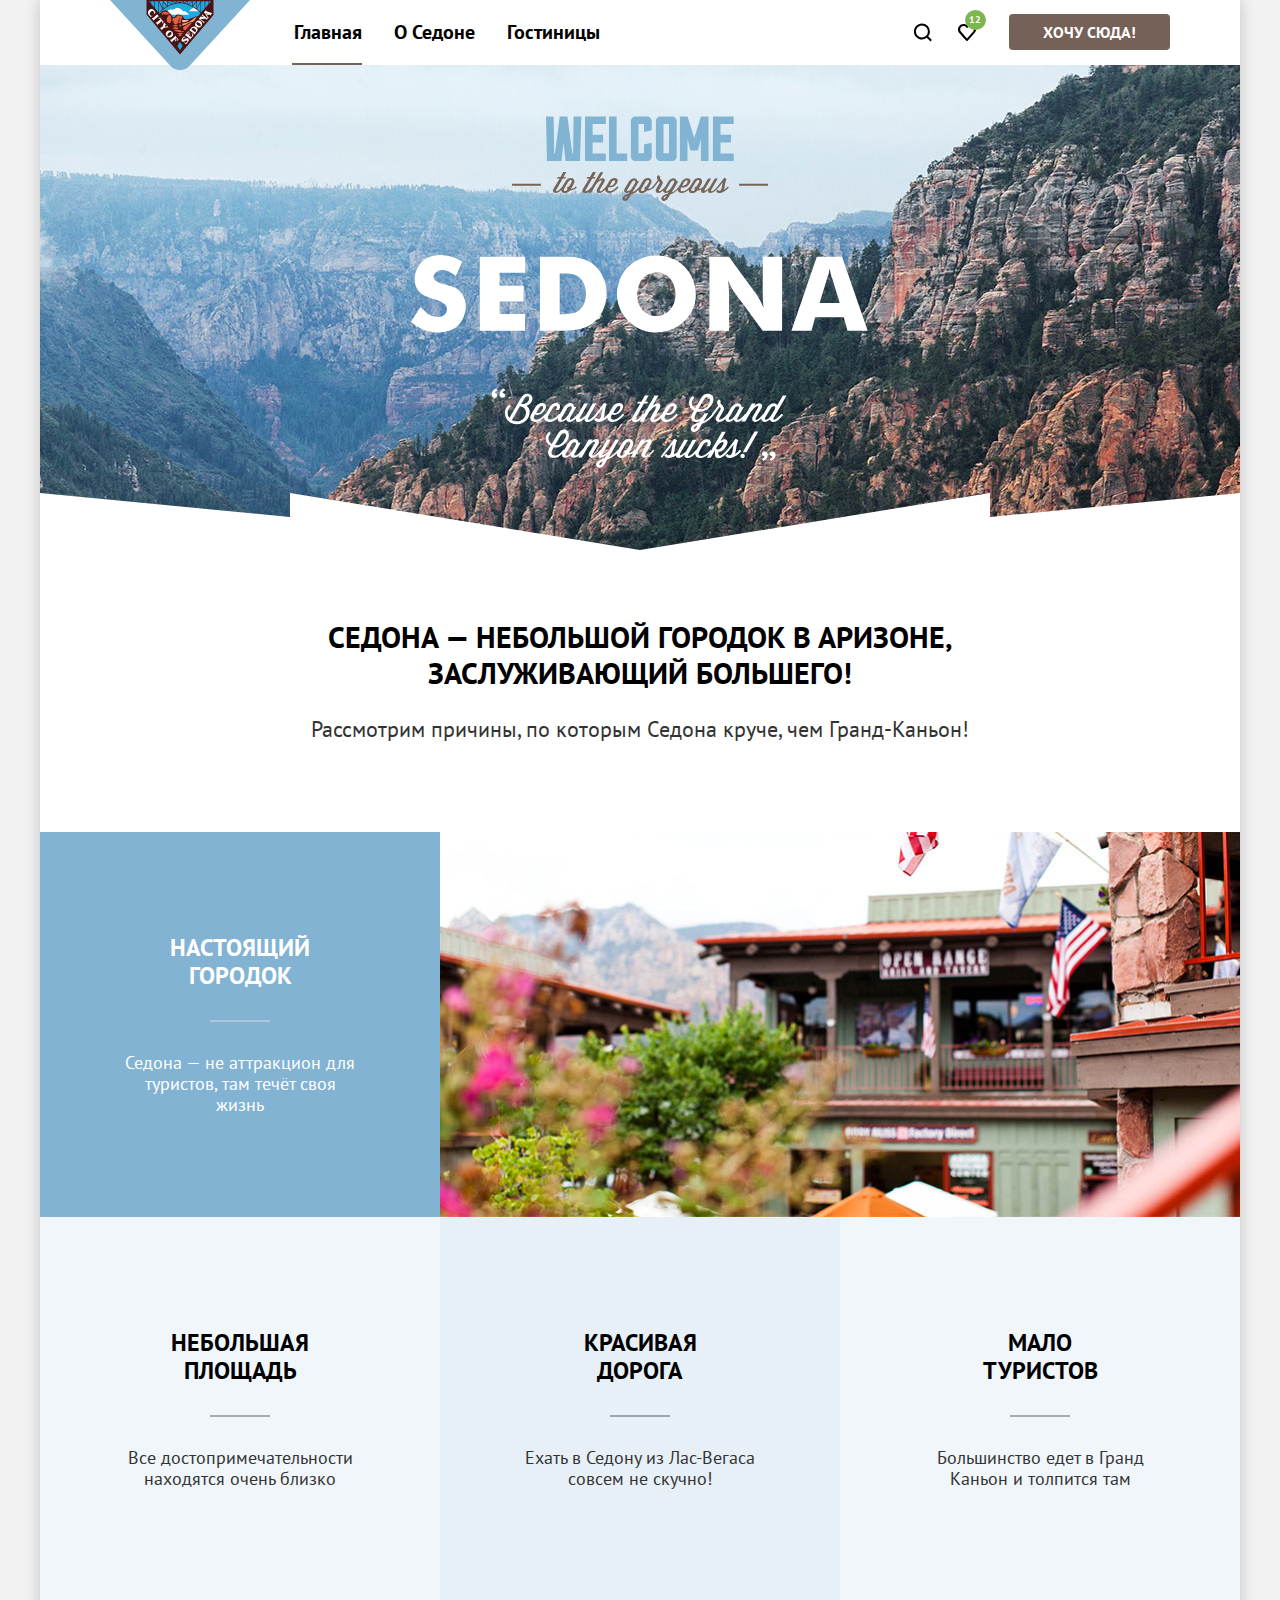
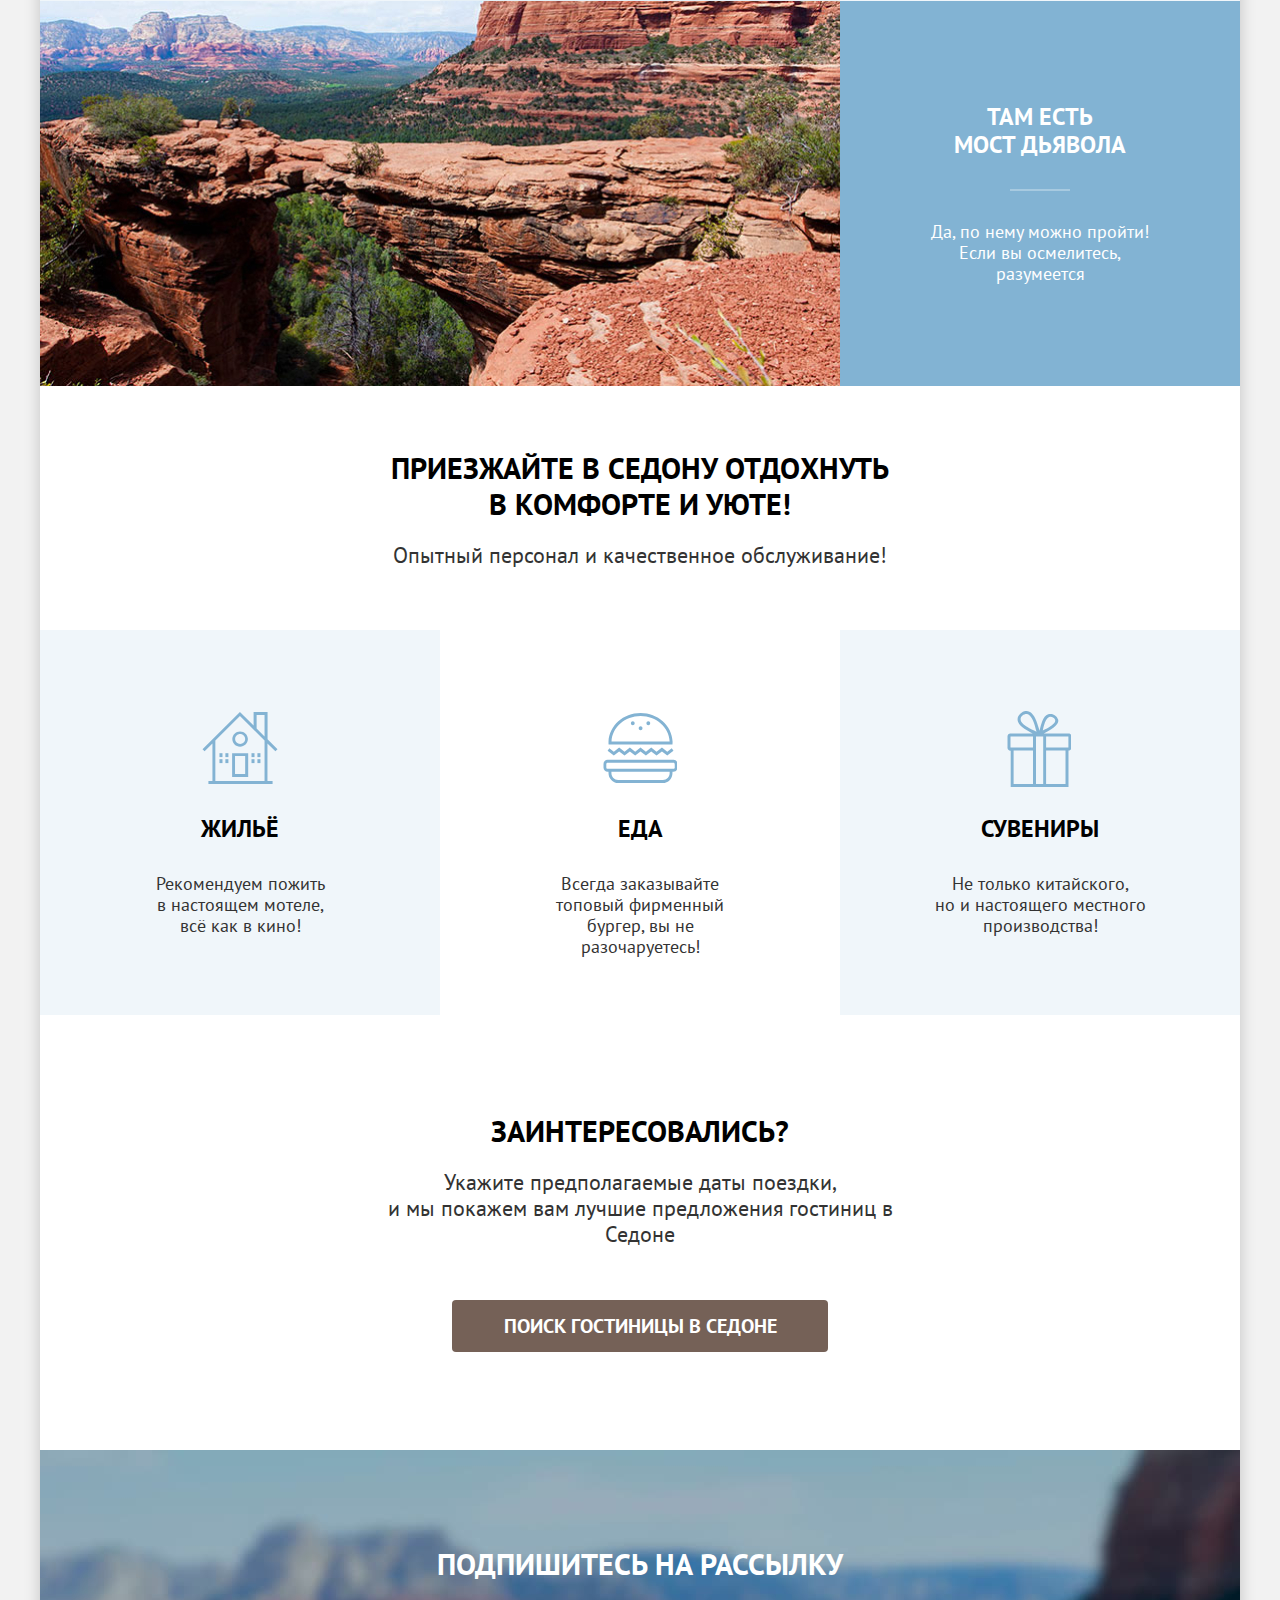
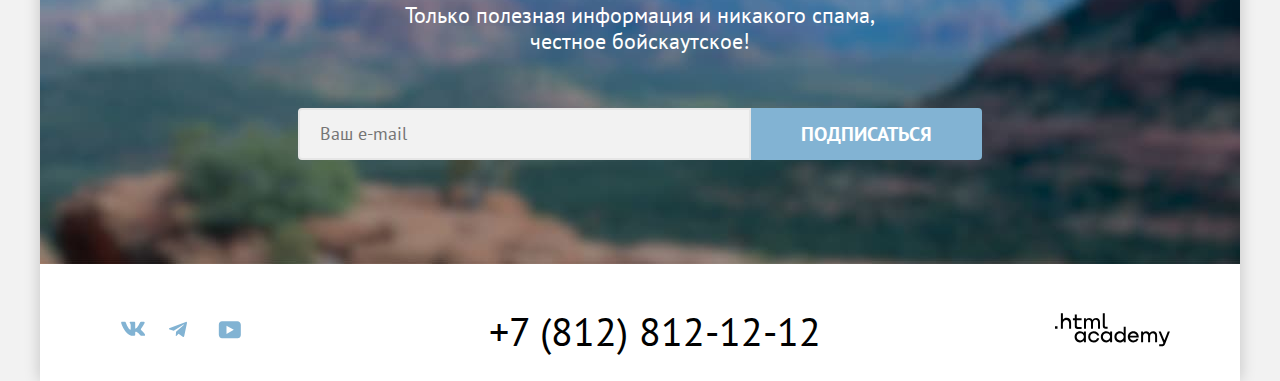
<file: index.html>
<!DOCTYPE html>
<html lang="ru">

  <head>
    <meta charset="utf-8">
    <link rel="preconnect" href="https://fonts.googleapis.com">
    <link rel="preconnect" href="https://fonts.gstatic.com" crossorigin>
    <title>HTML Academy: Седона</title>
    <link rel="icon" href="favicon.ico">
    <link rel="icon" type="image/png" href="image/favicon.png">
    <link rel="stylesheet" href="styles/styles.css">
  </head>

  <body>
    <div class="page-container">
      <header class="page-header">
        <nav class="header-navigation">
          <a class="logo">
            <img src="image/logo-sedona.svg" width="140" height="70" alt="Логотип города Седоны.">
          </a>
          <ul class="header-navigation-list">
            <li class="header-navigation-item">
              <a class="header-navigation-link header-navigation-link-current" href="index.html">Главная</a>
            </li>
            <li class="header-navigation-item">
              <a class="header-navigation-link" href="#about-sedona">О Седоне</a>
            </li>
            <li class="header-navigation-item">
              <a class="header-navigation-link" href="catalog.html">Гостиницы</a>
            </li>
          </ul>
          <ul class="header-navigation-user">
            <li class="header-navigation-item">
              <a class="header-navigation-user-link header-icon icon-search" href="#">
                <span class="visually-hidden">
                  Поиск
                </span>
              </a>
            </li>
            <li class="header-navigation-item">
              <a class="header-navigation-user-link header-icon icon-favourites" href="#">
                <span class="visually-hidden">
                  Избранное
                </span>
                <span class="favourites-number">12</span>
              </a>
            </li>
          </ul>
          <a class="header-navigation-user-link header-navigation-button brown-button" href="#">Хочу сюда!</a>
        </nav>
      </header>
      <main class="main-container">
        <section class="hero">
          <h1 class="visually-hidden">Город Седона</h1>
          <img class="hero-text welcome-text" src="image/welcome-text.svg" width="458" height="352"
            alt="Welcome to the gorgeous Sedona, because the Grand Canyon sucks!">
        </section>
        <section id="about-sedona" class="container">
          <h2 class="container-title">Седона — небольшой городок в Аризоне, заслуживающий большего!</h2>
          <p class="container-text">Рассмотрим причины, по которым Седона круче, чем Гранд-Каньон!</p>
        </section>
        <section class="advantages">
          <h2 class="visually-hidden">Преимущества</h2>
          <ul class="advantages-list">
            <li class="advantages-item advantages-item-wide">
              <div class="advantages-wrapper">
                <h3 class="advantages-title">Настоящий городок</h3>
                <p class="advantages-description">Седона — не аттракцион для туристов, там течёт своя жизнь</p>
              </div>
              <img class="advantages-image" src="image/photo-1.jpg" width="800" height="385"
                alt="Вид на ресторан в Седоне.">
            </li>
            <li class="advantages-item">
              <div class="advantages-wrapper">
                <h3 class="advantages-title">Небольшая<br> площадь</h3>
                <p class="advantages-description">Все достопримечательности находятся очень близко</p>
              </div>
            </li>
            <li class="advantages-item">
              <div class="advantages-wrapper">
                <h3 class="advantages-title">Красивая<br> дорога</h3>
                <p class="advantages-description">Ехать в Седону из Лас-Вегаса совсем не скучно!</p>
              </div>
            </li>
            <li class="advantages-item">
              <div class="advantages-wrapper">
                <h3 class="advantages-title">Мало<br> туристов</h3>
                <p class="advantages-description">Большинство едет в Гранд Каньон и толпится там</p>
              </div>
            </li>
            <li class="advantages-item advantages-item-wide advantages-item-wide-reverse">
              <div class="advantages-wrapper">
                <h3 class="advantages-title">Там есть<br> мост дьявола</h3>
                <p class="advantages-description">Да, по нему можно пройти! Если вы осмелитесь, разумеется</p>
              </div>
              <img class="advantages-image" src="image/photo-2.jpg" width="800" height="385"
                alt="Вид на мост дьявола в горах Седоны.">
            </li>
          </ul>
        </section>
        <section class="features">
          <div class="features-tagline">
            <h2 class="tagline-title">Приезжайте в Седону отдохнуть в комфорте и уюте!</h2>
            <p class="tagline-description">Опытный персонал и качественное обслуживание!</p>
          </div>
          <ul class="features-list features-icon">
            <li class="features-items">
              <div class="features-wrapper">
                <h3 class="features-title">Жильё</h3>
                <p class="features-description">Рекомендуем пожить<br> в настоящем мотеле,<br> всё как в кино!</p>
              </div>
            </li>
            <li class="features-items">
              <div class="features-wrapper">
                <h3 class="features-title">Еда</h3>
                <p class="features-description">Всегда заказывайте<br> топовый фирменный бургер, вы не разочаруетесь!
                </p>
              </div>
            </li>
            <li class="features-items">
              <div class="features-wrapper">
                <h3 class="features-title">Сувениры</h3>
                <p class="features-description">Не только китайского,<br> но и настоящего местного производства!</p>
              </div>
            </li>
          </ul>
        </section>
        <section class="hotel-search">
          <div class="search-wrapper">
            <h2 class="hotel-search-title">Заинтересовались?</h2>
            <p class="hotel-search-text">Укажите предполагаемые даты поездки,<br> и мы покажем вам лучшие предложения
              гостиниц в Седоне</p>
            <a href="catalog.html" class="hotel-search-link hotel-search-button brown-button">ПОИСК ГОСТИНИЦЫ В СЕДОНЕ
            </a>
          </div>
        </section>
        <section class="subscribe">
          <div class="subscribe-container">
            <div class="subscribe-text-wrapper">
              <h2 class="subscribe-title">Подпишитесь на рассылку</h2>
              <p class="subscribe-text">Только полезная информация и никакого спама, честное бойскаутское!</p>
            </div>
            <div class="form-wrapper">
              <form class="subscribe-form" action="https://echo.htmlacademy.ru/" method="post">
                <div class="legend">
                  <input class="form-container" type="email" name="user-email" placeholder="Ваш e-mail" required>
                  <button class="subscribe-form-button blue-button" type="submit">Подписаться</button>
                </div>
              </form>
            </div>
          </div>
        </section>
      </main>
      <footer class="page-footer">
        <div class="page-footer-container">
          <ul class="social-list">
            <li class="social-item">
              <a class="social-link" href="https://vk.com/htmlacademy">
                <span class="visually-hidden">Страница Vkontakte</span>
                <svg class="social-link-icon" xmlns="http://www.w3.org/2000/svg" width="25" height="15"
                  viewBox="0 0 24 15">
                  <path fill-rule="evenodd"
                    d="M24.12 1.8c.16-.54 0-.94-.8-.94H20.7c-.67 0-.98.34-1.15.73 0 0-1.33 3.2-3.22 5.27-.61.6-.9.8-1.23.8-.16 0-.41-.2-.41-.75v-5.1c0-.66-.19-.95-.74-.95H9.82c-.42 0-.67.3-.67.59 0 .62.95.76 1.04 2.51v3.8c0 .83-.15.98-.48.98-.9 0-3.06-3.2-4.34-6.88-.25-.72-.5-1-1.18-1H1.57c-.75 0-.9.34-.9.73 0 .68.89 4.07 4.14 8.55 2.17 3.06 5.23 4.72 8 4.72 1.68 0 1.88-.37 1.88-1v-2.32c0-.74.16-.88.7-.88.38 0 1.05.19 2.6 1.66 1.79 1.75 2.08 2.54 3.08 2.54h2.63c.75 0 1.12-.37.9-1.1-.23-.72-1.08-1.77-2.2-3.02-.62-.71-1.54-1.48-1.82-1.86-.39-.5-.28-.71 0-1.15 0 0 3.2-4.42 3.54-5.93Z"
                    clip-rule="evenodd" fill="currentColor" />
                </svg>
              </a>
            </li>
            <li class="social-item">
              <a class="social-link" href="https://t.me/htmlacademy">
                <span class="visually-hidden">Группа в Telegram</span>
                <svg class="social-link-icon" xmlns="http://www.w3.org/2000/svg" width="18" height="16"
                  viewBox="0 0 18 16">
                  <path
                    d="M16.79.96.84 7.1c-1.09.44-1.08 1.05-.2 1.32l4.1 1.28 9.47-5.98c.44-.27.85-.13.52.17l-7.68 6.93-.28 4.22c.41 0 .6-.2.83-.41l1.99-1.94 4.13 3.06c.77.42 1.31.2 1.5-.71l2.72-12.8c.28-1.1-.43-1.61-1.16-1.28Z"
                    fill="currentColor" />
                </svg>
              </a>
            </li>
            <li class="social-item">
              <a class="social-link" href="https://www.youtube.com/user/htmlacademyru">
                <span class="visually-hidden">Страница Youtube</span>
                <svg class="social-link-icon" xmlns="http://www.w3.org/2000/svg" width="23" height="18"
                  viewBox="0 0 22 18">
                  <path
                    d="M18.94.36H3.51C1.65.36.33 1.95.33 3.76v10.09c0 1.91 1.32 3.5 3.18 3.5h15.65c1.64 0 3.17-1.59 3.17-3.4V3.76c-.22-1.8-1.53-3.4-3.39-3.4ZM7.99 12.89V4.82l7.34 4.04-7.34 4.03Z"
                    fill="currentColor" />
                </svg>
              </a>
            </li>
          </ul>
          <a class="phone" href="tel:78128121212" aria-label="Подробности по телефону">+7 (812) 812-12-12</a>
          <a class="footer-logo-link" href="https://htmlacademy.ru/">
            <span class="visually-hidden">Страница HTML Academy.</span>
            <svg xmlns="http://www.w3.org/2000/svg" width="119" height="34" viewBox="0 0 115 34">
              <path
                d="M0 13.26v2.6h2.5v-2.6H0ZM11.6 4.86c-1.6 0-2.8.7-3.6 1.7h-.1V.36h-2v15.5h2v-5.3c0-2.1 1.3-3.6 3.3-3.6 1.8 0 2.9 1.4 2.9 3.2v5.7h2v-6.1c.1-3-1.8-4.9-4.5-4.9ZM26.6 5.16h-4.8v-3.7h-2v3.8h-1.9v2h1.9v6c0 1.7 1 2.7 2.7 2.7h4.1v-2h-3.7c-.7 0-1.1-.4-1.1-1.1v-5.7h4.8v-2ZM41.1 4.96c-1.6 0-2.9.8-3.5 2.1h-.1c-.6-1.2-1.8-2.1-3.4-2.1-1.4 0-2.5.8-3.1 1.8h-.1v-1.6H29v10.6h2v-5.4c0-2 1-3.5 2.6-3.5 1.5 0 2.4 1 2.4 2.6v6.3h2v-5.6c0-2.4 1.4-3.3 2.6-3.3 1.5 0 2.4 1 2.4 2.6v6.3h2v-6.5c.1-2.5-1.4-4.3-3.9-4.3ZM47.8 13.06c0 1.7 1 2.7 2.8 2.7h2v-2h-1.7c-.7 0-1.1-.4-1.1-1.1V.36h-2v12.7ZM28.9 20.06c-.9-1.1-2.2-1.8-3.9-1.8-3.1 0-5.4 2.3-5.4 5.6s2.3 5.6 5.4 5.6c1.8 0 3-.8 3.8-1.9h.1v1.6h2v-10.6h-2v1.5Zm-3.6 7.4c-2.2 0-3.6-1.6-3.6-3.6s1.4-3.6 3.6-3.6 3.6 1.6 3.6 3.6c0 1.9-1.4 3.6-3.6 3.6ZM44.2 22.36c-.5-2.4-2.6-4.1-5.4-4.1a5.4 5.4 0 0 0-5.6 5.6c0 3.1 2.2 5.6 5.6 5.6 2.8 0 4.9-1.8 5.4-4.2h-2.1a3.4 3.4 0 0 1-3.3 2.3c-2.2 0-3.6-1.6-3.6-3.6s1.4-3.6 3.6-3.6c1.6 0 2.8 1 3.3 2.2h2.1v-.2ZM55.1 20.06c-.9-1.1-2.2-1.8-3.9-1.8-3.1 0-5.4 2.3-5.4 5.6s2.3 5.6 5.4 5.6c1.8 0 3-.8 3.8-1.9h.1v1.6h2v-10.6h-2v1.5Zm-3.6 7.4c-2.2 0-3.6-1.6-3.6-3.6s1.4-3.6 3.6-3.6 3.6 1.6 3.6 3.6c0 1.9-1.5 3.6-3.6 3.6ZM68.7 20.16c-.9-1.1-2.2-1.9-3.9-1.9-3.1 0-5.4 2.3-5.4 5.6s2.2 5.6 5.4 5.6c1.7 0 3-.8 3.8-1.8h.1v1.5h2v-15.4h-2v6.4Zm-3.6 7.3c-2.2 0-3.6-1.6-3.6-3.6s1.4-3.6 3.6-3.6 3.6 1.6 3.6 3.6c-.1 2-1.5 3.6-3.6 3.6ZM78.3 18.26c-3.3 0-5.5 2.5-5.5 5.6 0 3 2.1 5.6 5.5 5.6 2.5 0 4.5-1.3 5.2-3.6h-2.1c-.5 1-1.6 1.6-3 1.6-1.9 0-3.3-1.3-3.4-2.9h8.8c.2-3.6-2-6.3-5.5-6.3Zm0 1.9c1.7 0 3 1 3.3 2.6h-6.5c.3-1.5 1.5-2.6 3.2-2.6ZM98.2 18.26c-1.6 0-2.9.8-3.6 2h-.1c-.6-1.2-1.8-2-3.4-2-1.4 0-2.5.7-3.1 1.8v-1.5h-1.9v10.6h2v-5.4c0-2 1-3.4 2.6-3.5 1.5 0 2.4 1 2.4 2.6v6.3h2v-5.6c0-2.4 1.4-3.3 2.6-3.3 1.5 0 2.4 1 2.4 2.6v6.3h2v-6.5c.1-2.6-1.4-4.4-3.9-4.4ZM109.4 27.36l-3.6-8.9h-2.2l4.8 11.6c-.3.9-.7 1.2-1.7 1.2h-2.5v2h2.5c1.8 0 2.8-.8 3.5-2.6l4.7-12.2h-2.1l-3.4 8.9Z" />
            </svg>
          </a>
        </div>
      </footer>
      <div class="modal-container">
        <div class="modal modal-search">
          <button class="modal-close-button" type="button">
            <span class="visually-hidden">Закрыть</span>
          </button>
          <section class="modal-content">
            <h2 class="modal-title">Поиск гостиницы в Седоне</h2>
            <form class="search-form" action="https://echo.htmlacademy.ru/">
              <div class="field-group">
                <label class="form-date" for="arrival-date">Дата Заезда: </label>
                <div class="date-form-wrapper">
                  <input class="date-form-field field" type="text" id="arrival-date" name="arrival-date"
                    value="27 апреля 2020" placeholder="Выберите дату заезда">
                  <span class="field-text text-error">Мы не можем отправить вас в прошлое.</span>
                </div>
              </div>
              <div class="field-group">
                <label class="form-date" for="departure-date">Дата Выезда: </label>
                <div class="date-form-wrapper">
                  <input class="date-form-field field" type="text" id="departure-date" name="departure-date"
                    value="1 сентября 2021" placeholder="Выберите дату выезда">
                  <span class="field-text">На эти даты есть свободные номера. Пока есть.</span>
                </div>
              </div>
              <div class="number-form-wrapper">
                <div class="field-group">
                  <label class="control-input-label" for="adult">Взрослые: </label>
                  <button class="input-minus" type="button">
                    <svg class="input-minus-icon" width="20" height="20" viewBox="0 0 20 20" fill="none"
                      xmlns="http://www.w3.org/2000/svg">
                      <path d="M3 9V11H17V9H3Z" fill="currentColor" />
                    </svg>
                    <span class="visually-hidden">Уменьшает количество взрослых человек.</span>
                  </button>
                  <input id="adult" class="control-input" type="number" value="2" name="adult">
                  <button class="input-plus" type="button">
                    <svg class="input-plus-icon" width="20" height="20" viewBox="0 0 20 20" fill="none"
                      xmlns="http://www.w3.org/2000/svg">
                      <path d="M17 9H11V3H9V9H3V11H9V17H11V11H17V9Z" fill="currentColor" />
                    </svg>
                    <span class="visually-hidden">Увеличивает количество взрослых человек.</span>
                  </button>
                </div>
                <div class="field-group">
                  <span class="tooltip-wrapper">
                    <label class="control-input-label input-children" for="children">Дети: </label>
                      <span class="tooltip">
                        <button class="tooltip-toggle" aria-labelledby="tooltip-label-date" type="button"></button>
                        <span class="tooltip-text" role="tooltip" id="tooltip-label-date">Укажите количество детей,
                          которые будут с вами, возраст которых от 6 до 18 лет. Дети до 6 лет размещаются
                          бесплатно.</span>
                      </span>
                  </span>
                  <button class="input-minus" type="button">
                    <svg class="input-minus-icon" width="20" height="20" viewBox="0 0 20 20" fill="none"
                      xmlns="http://www.w3.org/2000/svg">
                      <path d="M3 9V11H17V9H3Z" fill="currentColor" />
                    </svg>
                    <span class="visually-hidden">Уменьшает количество детей.</span>
                  </button>
                  <input id="children" class="control-input" type="number" value="2" name="children">
                  <button class="input-plus" type="button">
                    <svg class="input-plus-icon" width="20" height="20" viewBox="0 0 20 20" fill="none"
                      xmlns="http://www.w3.org/2000/svg">
                      <path d="M17 9H11V3H9V9H3V11H9V17H11V11H17V9Z" fill="currentColor" />
                    </svg>
                    <span class="visually-hidden">Увеличивает количество детей.</span>
                  </button>
                </div>
              </div>
              <button class="modal-search-button blue-button" type="submit">Найти
                <span class="visually-hidden">Ищет подходящие по фильтрам отели.</span>
              </button>
            </form>
          </section>
        </div>
      </div>
    </div>
  </body>

</html>
</file>
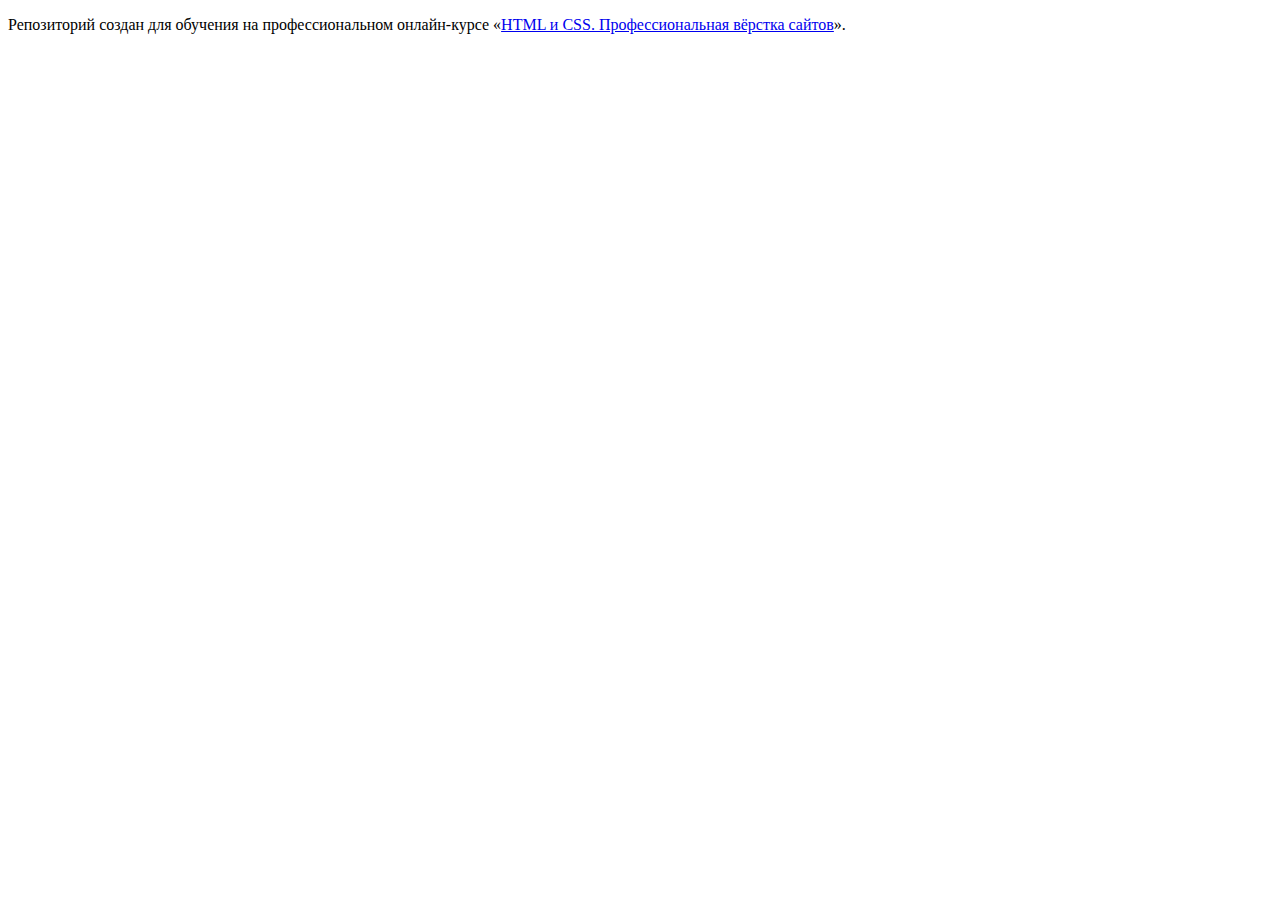
<file: 1/index.html>
<!DOCTYPE html>
<html lang="ru">
  <head>
    <meta charset="utf-8">
    <title>HTML Academy: Седона</title>
    <base href="https://htmlacademy-htmlcss.github.io/2482195-sedona-1/1/">
</head>
  <body>

    <p>Репозиторий создан для обучения на профессиональном онлайн‑курсе «<a href="https://htmlacademy.ru/intensive/htmlcss">HTML и CSS. Профессиональная вёрстка сайтов</a>».</p>

  </body>
</html>
</file>
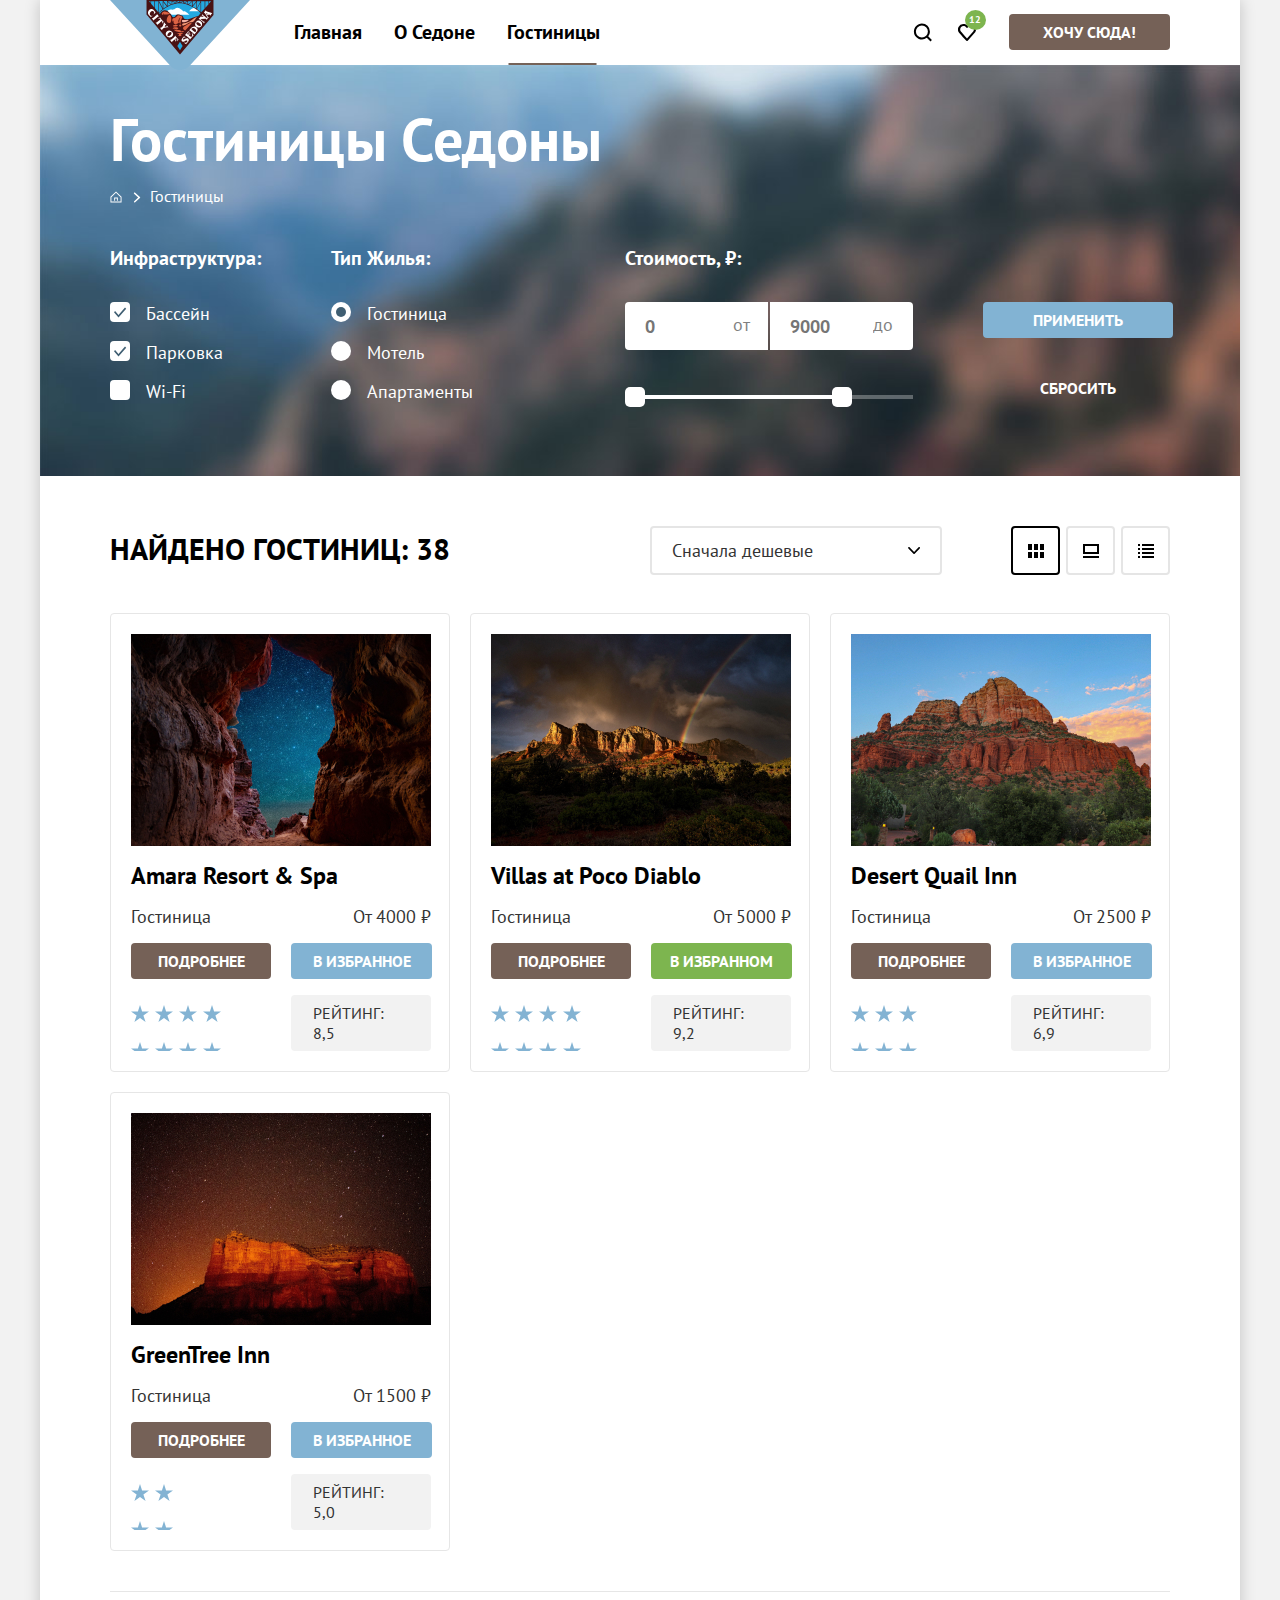
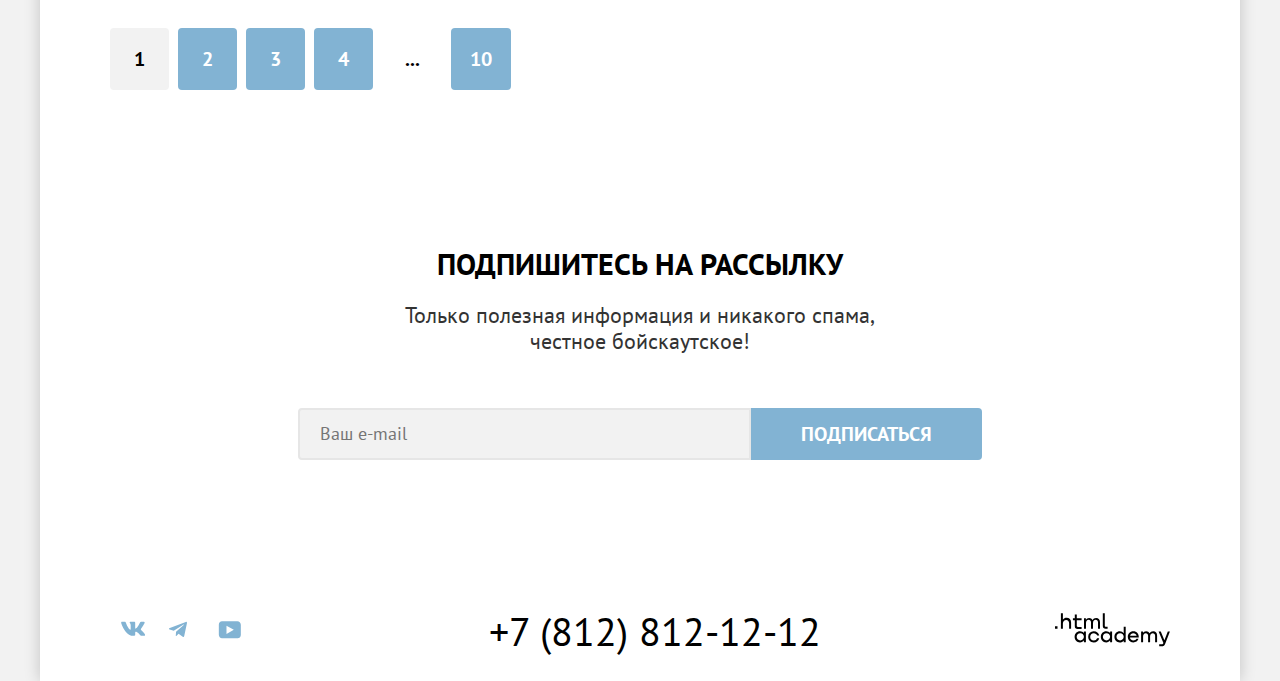
<file: catalog.html>
<!DOCTYPE html>
<html lang="ru">

  <head>
    <meta charset="utf-8">
    <link rel="preconnect" href="https://fonts.googleapis.com">
    <link rel="preconnect" href="https://fonts.gstatic.com" crossorigin>
    <title>HTML Academy: Гостиницы Седоны</title>
    <link rel="icon" href="favicon.ico">
    <link rel="icon" type="image/png" href="image/favicon.png">
    <link rel="stylesheet" href="styles/styles.css">
  </head>

  <body>
    <div class="page-container">
      <header class="page-header">
        <nav class="header-navigation">
          <a href="index.html" class="logo">
            <img src="image/logo-sedona.svg" width="140" height="70" alt="Логотип города Седоны">
          </a>
          <ul class="header-navigation-list">
            <li class="header-navigation-item">
              <a class="header-navigation-link" href="index.html">Главная</a>
            </li>
            <li class="header-navigation-item">
              <a class="header-navigation-link" href="#about-sedona">О Седоне</a>
            </li>
            <li class="header-navigation-item">
              <a class="header-navigation-link header-navigation-link-current" href="catalog.html">Гостиницы</a>
            </li>
          </ul>
          <ul class="header-navigation-user">
            <li class="header-navigation-item">
              <a class="header-navigation-user-link header-icon icon-search" href="#">
                <span class="visually-hidden">
                  Поиск
                </span>
              </a>
            </li>
            <li class="header-navigation-item">
              <a class="header-navigation-user-link header-icon icon-favourites" href="#">
                <span class="visually-hidden">
                  Избранное
                </span>
                <span class="favourites-number">12</span>
              </a>
            </li>
          </ul>
          <a class="header-navigation-user-link header-navigation-button brown-button" href="#">Хочу сюда!</a>
        </nav>
      </header>
      <main class="main-container main-inner">
        <div class="inner-header-wrapper">
          <header class="inner-header">
            <h1 class="inner-header-title">Гостиницы Седоны</h1>
            <ul class="breadcrumbs">
              <li class="breadcrumbs-item">
                <a class="breadcrumbs-item-link breadcrumbs-home-link" href="index.html">
                  <span class="visually-hidden">Ссылка на главную страницу</span>
                </a>
              </li>
              <li class="breadcrumbs-item">
                <a class="breadcrumbs-item-list" href="">Гостиницы</a>
              </li>
            </ul>
          </header>
          <section class="hotel-catalog">
            <h2 class="visually-hidden">Список гостиниц Седоны</h2>
            <form class="hotel-catalog-filter" action="https://echo.htmlacademy.ru/" method="get">
              <div class="catalog-filter-wrapper">
                <fieldset class="hotel-filter-group">
                  <legend class="filter-group-title">Инфраструктура:</legend>
                  <ul class="filter-list">
                    <li class="filter-list-item">
                      <label class="control">
                        <input class="control-input visually-hidden" type="checkbox" name="swimming-pool" checked>
                        <span class="control-tick"></span>
                        <span class="input-filter">Бассейн</span>
                      </label>
                    </li>
                    <li class="filter-list-item">
                      <label class="control">
                        <input class="control-input visually-hidden" type="checkbox" name="parking" checked>
                        <span class="control-tick"></span>
                        <span class="input-filter">Парковка</span>
                      </label>
                    </li>
                    <li class="filter-list-item">
                      <label class="control">
                        <input class="control-input visually-hidden" type="checkbox" name="wi-fi">
                        <span class="control-tick"></span>
                        <span class="input-filter">Wi-Fi</span>
                      </label>
                    </li>
                  </ul>
                </fieldset>
                <fieldset class="hotel-filter-group">
                  <legend class="filter-group-title">Тип Жилья:</legend>
                  <ul class="filter-list">
                    <li class="filter-list-item">
                      <label class="control">
                        <input class="control-input visually-hidden" type="radio" name="lodging" value="Гостиница"
                          checked>
                        <span class="control-tick"></span>
                        <span class="input-filter">Гостиница</span>
                      </label>
                    </li>
                    <li class="filter-list-item">
                      <label class="control">
                        <input class="control-input visually-hidden" type="radio" name="lodging" value="Мотель">
                        <span class="control-tick"></span>
                        <span class="input-filter">Мотель</span>
                      </label>
                    </li>
                    <li class="filter-list-item">
                      <label class="control">
                        <input class="control-input visually-hidden" type="radio" name="lodging" value="Апартаменты">
                        <span class="control-tick"></span>
                        <span class="input-filter">Апартаменты</span>
                      </label>
                    </li>
                  </ul>
                </fieldset>
                <fieldset class="hotel-filter-group">
                  <legend class="filter-group-title">Стоимость, ₽:</legend>
                  <div class="price-range">
                    <label class="price-field-label" for="range-slider-start">
                      <input id="range-slider-start" class="price-input price-input-start" type="number"
                        name="min-price" min="0" max="9000" placeholder="0">
                      <span class="field-text-label">от</span>
                    </label>
                    <label class="price-field-label" for="range-slider-end">
                      <input id="range-slider-end" class="price-input price-input-end" type="number" name="max-price"
                        min="0" max="9000" placeholder="9000">
                      <span class="field-text-label">до</span>
                    </label>
                  </div>
                  <div class="price-range-line">
                    <div class="price-range-toggle">
                      <button class="price-toggle-start" type="button">
                        <span class="visually-hidden">Начальный переключатель стоимости.</span>
                      </button>
                      <button class="price-button-end" type="button">
                        <span class="visually-hidden">Конечный переключатель стоимости.</span>
                      </button>
                    </div>
                  </div>
                </fieldset>
                <div class="form-button">
                  <button class="button form-button-blue blue-button" type="submit">Применить
                    <span class="visually-hidden">Формирует список отелей на основе заданных фильтров.</span>
                  </button>
                  <button class="button form-button-transparent" type="reset">Сбросить
                    <span class="visually-hidden">Сбрасывает заданные фильтры.</span>
                  </button>
                </div>
              </div>
            </form>
          </section>
        </div>
        <section class="hotels-found">
          <div class="hotels-found-wrapper">
            <h2 class="hotels-found-title"> Найдено гостиниц: 38</h2>
            <div class="select-control-wrapper">
              <select class="select-control" aria-label="Сортировка">
                <option value="cheap">Сначала дешевые</option>
                <option value="popular">Популярные</option>
                <option value="expensive">Дорогие</option>
              </select>
            </div>
            <div class="button-view-wrapper">
              <a class="button-view" href="#">
                <span class="visually-hidden">Табличный вид</span>
              </a>
              <a class="button-view" href="#">
                <span class="visually-hidden">Слайдшоу</span>
              </a>
              <a class="button-view" href="#">
                <span class="visually-hidden">Каталог</span>
              </a>
            </div>
          </div>
          <ul class="hotel-list">
            <li class="hotel-card">
              <a class="hotel-card-link" href="#">
                <img class="hotel-card-image" src="image/hotel-1.jpg" width="300" height="212"
                  alt="Гостиница Amara Resort & Spa">
                <h3 class="hotel-card-title">Amara Resort & Spa</h3>
              </a>
              <span class="hotel-card-text">Гостиница</span>
              <b class="hotel-price">От 4000 ₽</b>
              <a class="hotel-card-button brown-button" href="#">подробнее</a>
              <button class="card-button blue-button" type="button"><b>в избранное
                  <span class="visually-hidden">Добавляет отель в список избранных.</span>
                </b></button>
              <span class="rating-stars four-stars"></span>
              <span class="rating-total">Рейтинг: 8,5</span>
            </li>
            <li class="hotel-card">
              <a class="hotel-card-link" href="#">
                <img class="hotel-card-image" src="image/hotel-2.jpg" width="300" height="212"
                  alt="Гостиница Villas at Poco Diablo">
                <h3 class="hotel-card-title">Villas at Poco Diablo</h3>
              </a>
              <span class="hotel-card-text">Гостиница</span>
              <b class="hotel-price">От 5000 ₽</b>
              <a class="hotel-card-button brown-button" href="#">подробнее</a>
              <button class="card-button green-button" type="button">в избранном
                <span class="visually-hidden">Отель добавлен в список избранных.</span>
              </button>
              <span class="rating-stars four-stars"></span>
              <span class="rating-total">Рейтинг: 9,2</span>
            </li>
            <li class="hotel-card">
              <a class="hotel-card-link" href="#">
                <img class="hotel-card-image" src="image/hotel-3.jpg" width="300" height="212"
                  alt="Гостиница Desert Quail Inn">
                <h3 class="hotel-card-title">Desert Quail Inn</h3>
              </a>
              <span class="hotel-card-text">Гостиница</span>
              <b class="hotel-price">От 2500 ₽</b>
              <a class="hotel-card-button brown-button" href="#">подробнее</a>
              <button class="card-button blue-button" type="button">в избранное
                <span class="visually-hidden">Добавляет отель в список избранных.</span>
              </button>
              <span class="rating-stars three-stars"></span>
              <span class="rating-total">Рейтинг: 6,9</span>
            </li>
            <li class="hotel-card hotel-card-end">
              <a class="hotel-card-link" href="#">
                <img class="hotel-card-image" src="image/hotel-4.jpg" width="300" height="212"
                  alt="Гостиница GreenTree Inn">
                <h3 class="hotel-card-title">GreenTree Inn</h3>
              </a>
              <span class="hotel-card-text">Гостиница</span>
              <b class="hotel-price">От 1500 ₽</b>
              <a class="hotel-card-button brown-button" href="#">подробнее</a>
              <button class="card-button blue-button" type="button">в избранное
                <span class="visually-hidden">Добавляет отель в список избранных.</span>
              </button>
              <span class="rating-stars two-stars"></span>
              <span class="rating-total">Рейтинг: 5,0</span>
            </li>
          </ul>
        </section>
        <div class="pagination-container">
          <ol class="pagination">
            <li class="pagination-item">
              <a class="pagination-link pagination-current" href="#">1</a>
              <span class="visually-hidden">1 страница</span>
            </li>
            <li class="pagination-item">
              <a class="pagination-link" href="#">2</a>
              <span class="visually-hidden">2 страница</span>
            </li>
            <li class="pagination-item">
              <a class="pagination-link" href="#">3</a>
              <span class="visually-hidden">3 страница</span>
            </li>
            <li class="pagination-item">
              <a class="pagination-link" href="#">4</a>
              <span class="visually-hidden">4 страница</span>
            </li>
            <li class="pagination-item">
              <a class="pagination-link next-page" href="#">...</a>
              <span class="visually-hidden">Следующая страница</span>
            </li>
            <li class="pagination-item">
              <a class="pagination-link pagination-link-end" href="#">10</a>
              <span class="visually-hidden">10 страница</span>
            </li>
          </ol>
        </div>
        <section class="subscribe-inner">
          <div class="subscribe-inner-container">
            <div class="subscribe-inner-text-wrapper">
              <h2 class="subscribe-inner-title">Подпишитесь на рассылку</h2>
              <p class="subscribe-inner-text">Только полезная информация и никакого спама, честное бойскаутское!</p>
            </div>
            <form class="subscribe-form" action="https://echo.htmlacademy.ru/" method="post">
              <div class="legend">
                <input class="form-container" type="email" name="user-email" placeholder="Ваш e-mail" required>
                <button class="subscribe-form-button blue-button" type="submit">Подписаться</button>
              </div>
            </form>
          </div>
        </section>
      </main>
      <footer class="page-footer">
        <div class="page-footer-container">
          <ul class="social-list">
            <li class="social-item">
              <a class="social-link" href="https://vk.com/htmlacademy">
                <span class="visually-hidden">Vkontakte</span>
                <svg class="social-link-icon" xmlns="http://www.w3.org/2000/svg" width="25" height="15"
                  viewBox="0 0 24 15">
                  <path fill-rule="evenodd"
                    d="M24.12 1.8c.16-.54 0-.94-.8-.94H20.7c-.67 0-.98.34-1.15.73 0 0-1.33 3.2-3.22 5.27-.61.6-.9.8-1.23.8-.16 0-.41-.2-.41-.75v-5.1c0-.66-.19-.95-.74-.95H9.82c-.42 0-.67.3-.67.59 0 .62.95.76 1.04 2.51v3.8c0 .83-.15.98-.48.98-.9 0-3.06-3.2-4.34-6.88-.25-.72-.5-1-1.18-1H1.57c-.75 0-.9.34-.9.73 0 .68.89 4.07 4.14 8.55 2.17 3.06 5.23 4.72 8 4.72 1.68 0 1.88-.37 1.88-1v-2.32c0-.74.16-.88.7-.88.38 0 1.05.19 2.6 1.66 1.79 1.75 2.08 2.54 3.08 2.54h2.63c.75 0 1.12-.37.9-1.1-.23-.72-1.08-1.77-2.2-3.02-.62-.71-1.54-1.48-1.82-1.86-.39-.5-.28-.71 0-1.15 0 0 3.2-4.42 3.54-5.93Z"
                    clip-rule="evenodd" fill="currentColor" />
                </svg>
              </a>
            </li>
            <li class="social-item">
              <a class="social-link" href="https://t.me/htmlacademy">
                <span class="visually-hidden">Telegram</span>
                <svg class="social-link-icon" xmlns="http://www.w3.org/2000/svg" width="18" height="16"
                  viewBox="0 0 18 16">
                  <path
                    d="M16.79.96.84 7.1c-1.09.44-1.08 1.05-.2 1.32l4.1 1.28 9.47-5.98c.44-.27.85-.13.52.17l-7.68 6.93-.28 4.22c.41 0 .6-.2.83-.41l1.99-1.94 4.13 3.06c.77.42 1.31.2 1.5-.71l2.72-12.8c.28-1.1-.43-1.61-1.16-1.28Z"
                    fill="currentColor" />
                </svg>
              </a>
            </li>
            <li class="social-item">
              <a class="social-link" href="https://www.youtube.com/user/htmlacademyru">
                <span class="visually-hidden">Youtube</span>
                <svg class="social-link-icon" xmlns="http://www.w3.org/2000/svg" width="23" height="18"
                  viewBox="0 0 22 18">
                  <path
                    d="M18.94.36H3.51C1.65.36.33 1.95.33 3.76v10.09c0 1.91 1.32 3.5 3.18 3.5h15.65c1.64 0 3.17-1.59 3.17-3.4V3.76c-.22-1.8-1.53-3.4-3.39-3.4ZM7.99 12.89V4.82l7.34 4.04-7.34 4.03Z"
                    fill="currentColor" />
                </svg>
              </a>
            </li>
          </ul>
          <a class="phone" href="tel:78128121212" aria-label="Подробности по телефону">+7 (812) 812-12-12</a>
          <a class="footer-logo-link" href="https://htmlacademy.ru/">
            <svg xmlns="http://www.w3.org/2000/svg" width="119" height="34" viewBox="0 0 115 34">
              <path
                d="M0 13.26v2.6h2.5v-2.6H0ZM11.6 4.86c-1.6 0-2.8.7-3.6 1.7h-.1V.36h-2v15.5h2v-5.3c0-2.1 1.3-3.6 3.3-3.6 1.8 0 2.9 1.4 2.9 3.2v5.7h2v-6.1c.1-3-1.8-4.9-4.5-4.9ZM26.6 5.16h-4.8v-3.7h-2v3.8h-1.9v2h1.9v6c0 1.7 1 2.7 2.7 2.7h4.1v-2h-3.7c-.7 0-1.1-.4-1.1-1.1v-5.7h4.8v-2ZM41.1 4.96c-1.6 0-2.9.8-3.5 2.1h-.1c-.6-1.2-1.8-2.1-3.4-2.1-1.4 0-2.5.8-3.1 1.8h-.1v-1.6H29v10.6h2v-5.4c0-2 1-3.5 2.6-3.5 1.5 0 2.4 1 2.4 2.6v6.3h2v-5.6c0-2.4 1.4-3.3 2.6-3.3 1.5 0 2.4 1 2.4 2.6v6.3h2v-6.5c.1-2.5-1.4-4.3-3.9-4.3ZM47.8 13.06c0 1.7 1 2.7 2.8 2.7h2v-2h-1.7c-.7 0-1.1-.4-1.1-1.1V.36h-2v12.7ZM28.9 20.06c-.9-1.1-2.2-1.8-3.9-1.8-3.1 0-5.4 2.3-5.4 5.6s2.3 5.6 5.4 5.6c1.8 0 3-.8 3.8-1.9h.1v1.6h2v-10.6h-2v1.5Zm-3.6 7.4c-2.2 0-3.6-1.6-3.6-3.6s1.4-3.6 3.6-3.6 3.6 1.6 3.6 3.6c0 1.9-1.4 3.6-3.6 3.6ZM44.2 22.36c-.5-2.4-2.6-4.1-5.4-4.1a5.4 5.4 0 0 0-5.6 5.6c0 3.1 2.2 5.6 5.6 5.6 2.8 0 4.9-1.8 5.4-4.2h-2.1a3.4 3.4 0 0 1-3.3 2.3c-2.2 0-3.6-1.6-3.6-3.6s1.4-3.6 3.6-3.6c1.6 0 2.8 1 3.3 2.2h2.1v-.2ZM55.1 20.06c-.9-1.1-2.2-1.8-3.9-1.8-3.1 0-5.4 2.3-5.4 5.6s2.3 5.6 5.4 5.6c1.8 0 3-.8 3.8-1.9h.1v1.6h2v-10.6h-2v1.5Zm-3.6 7.4c-2.2 0-3.6-1.6-3.6-3.6s1.4-3.6 3.6-3.6 3.6 1.6 3.6 3.6c0 1.9-1.5 3.6-3.6 3.6ZM68.7 20.16c-.9-1.1-2.2-1.9-3.9-1.9-3.1 0-5.4 2.3-5.4 5.6s2.2 5.6 5.4 5.6c1.7 0 3-.8 3.8-1.8h.1v1.5h2v-15.4h-2v6.4Zm-3.6 7.3c-2.2 0-3.6-1.6-3.6-3.6s1.4-3.6 3.6-3.6 3.6 1.6 3.6 3.6c-.1 2-1.5 3.6-3.6 3.6ZM78.3 18.26c-3.3 0-5.5 2.5-5.5 5.6 0 3 2.1 5.6 5.5 5.6 2.5 0 4.5-1.3 5.2-3.6h-2.1c-.5 1-1.6 1.6-3 1.6-1.9 0-3.3-1.3-3.4-2.9h8.8c.2-3.6-2-6.3-5.5-6.3Zm0 1.9c1.7 0 3 1 3.3 2.6h-6.5c.3-1.5 1.5-2.6 3.2-2.6ZM98.2 18.26c-1.6 0-2.9.8-3.6 2h-.1c-.6-1.2-1.8-2-3.4-2-1.4 0-2.5.7-3.1 1.8v-1.5h-1.9v10.6h2v-5.4c0-2 1-3.4 2.6-3.5 1.5 0 2.4 1 2.4 2.6v6.3h2v-5.6c0-2.4 1.4-3.3 2.6-3.3 1.5 0 2.4 1 2.4 2.6v6.3h2v-6.5c.1-2.6-1.4-4.4-3.9-4.4ZM109.4 27.36l-3.6-8.9h-2.2l4.8 11.6c-.3.9-.7 1.2-1.7 1.2h-2.5v2h2.5c1.8 0 2.8-.8 3.5-2.6l4.7-12.2h-2.1l-3.4 8.9Z" />
            </svg>
          </a>
        </div>
      </footer>
      <div class="modal-container">
        <div class="modal modal-search">
          <button class="modal-close-button" type="button">
            <span class="visually-hidden">Закрыть</span>
          </button>
          <section class="modal-content">
            <h2 class="modal-title">Поиск гостиницы в Седоне</h2>
            <form class="search-form" action="https://echo.htmlacademy.ru/">
              <div class="field-group">
                <label class="form-date" for="arrival-date">Дата Заезда: </label>
                <div class="date-form-wrapper">
                  <input class="date-form-field field" type="text" id="arrival-date" name="arrival-date"
                    value="27 апреля 2020" placeholder="Выберите дату заезда">
                  <span class="field-text text-error">Мы не можем отправить вас в прошлое.</span>
                </div>
              </div>
              <div class="field-group">
                <label class="form-date" for="departure-date">Дата Выезда: </label>
                <div class="date-form-wrapper">
                  <input class="date-form-field field" type="text" id="departure-date" name="departure-date"
                    value="1 сентября 2021" placeholder="Выберите дату выезда">
                  <span class="field-text">На эти даты есть свободные номера. Пока есть.</span>
                </div>
              </div>
              <div class="number-form-wrapper">
                <div class="field-group">
                  <label class="control-input-label" for="adult">Взрослые: </label>
                  <button class="input-minus" type="button">
                    <svg class="input-minus-icon" width="20" height="20" viewBox="0 0 20 20" fill="none"
                      xmlns="http://www.w3.org/2000/svg">
                      <path d="M3 9V11H17V9H3Z" fill="currentColor" />
                    </svg>
                    <span class="visually-hidden">Уменьшает количество взрослых человек.</span>
                  </button>
                  <input id="adult" class="control-input" type="number" value="2" name="adult">
                  <button class="input-plus" type="button">
                    <svg class="input-plus-icon" width="20" height="20" viewBox="0 0 20 20" fill="none"
                      xmlns="http://www.w3.org/2000/svg">
                      <path d="M17 9H11V3H9V9H3V11H9V17H11V11H17V9Z" fill="currentColor" />
                    </svg>
                    <span class="visually-hidden">Увеличивает количество взрослых человек.</span>
                  </button>
                </div>
                <div class="field-group">
                  <span class="tooltip-wrapper">
                    <label class="control-input-label input-children" for="children">Дети: </label>
                      <span class="tooltip">
                        <button class="tooltip-toggle" aria-labelledby="tooltip-label-date" type="button"></button>
                        <span class="tooltip-text" role="tooltip" id="tooltip-label-date">Укажите количество детей,
                          которые будут с вами, возраст которых от 6 до 18 лет. Дети до 6 лет размещаются
                          бесплатно.</span>
                      </span>
                  </span>
                  <button class="input-minus" type="button">
                    <svg class="input-minus-icon" width="20" height="20" viewBox="0 0 20 20" fill="none"
                      xmlns="http://www.w3.org/2000/svg">
                      <path d="M3 9V11H17V9H3Z" fill="currentColor" />
                    </svg>
                    <span class="visually-hidden">Уменьшает количество детей.</span>
                  </button>
                  <input id="children" class="control-input" type="number" value="2" name="children">
                  <button class="input-plus" type="button">
                    <svg class="input-plus-icon" width="20" height="20" viewBox="0 0 20 20" fill="none"
                      xmlns="http://www.w3.org/2000/svg">
                      <path d="M17 9H11V3H9V9H3V11H9V17H11V11H17V9Z" fill="currentColor" />
                    </svg>
                    <span class="visually-hidden">Увеличивает количество детей.</span>
                  </button>
                </div>
              </div>
              <button class="modal-search-button blue-button" type="submit">Найти
                <span class="visually-hidden">Ищет подходящие по фильтрам отели.</span>
              </button>
            </form>
          </section>
        </div>
      </div>
    </div>
  </body>

</html>
</file>
<file: styles/styles.css>
@font-face {
  font-family: "PT Sans";
  font-style: normal;
  font-weight: 400;
  src: url("../fonts/ptsans-400.woff2") format("woff2");
  font-display: swap;
}

@font-face {
  font-family: "PT Sans";
  font-style: normal;
  font-weight: 700;
  src: url("../fonts/ptsans-700.woff2") format("woff2");
  font-display: swap;
}

html {
  height: 100%;
  margin: 0;
  padding: 0;
}

body {
  font-family: "PT Sans", sans-serif;
  font-size: 18px;
  line-height: 21px;
  color: #000000;
  background-color: #F2F2F2;
  margin: 0;
  padding: 0;
  height: 100%;
  min-width: 1200px;
}

.visually-hidden {
  position: absolute;
  width: 1px;
  height: 1px;
  margin: -1px;
  padding: 0;
  border: 0;
  clip: rect(0 0 0 0);
  overflow: hidden;
}

.page-container {
  width: 1200px;
  margin: 0 auto;
  display: flex;
  flex-direction: column;
  background-color: #ffffff;
  min-height: 100%;
  box-shadow: 0 0 15px 0 rgba(0, 0, 0, 0.2);
}

.page-header {
  color: #000000;
  background-color: #ffffff;
}

.header-navigation {
  display: flex;
  flex-wrap: nowrap;
  width: 1060px;
  padding-left: 70px;
  padding-right: 70px;
  position: relative;
}

.header-navigation-list {
  display: flex;
  flex-wrap: wrap;
  width: 500px;
  padding: 0;
  margin: 0;
  margin-left: 168px;
  margin-right: auto;
  list-style-type: none;
}

.header-navigation-link {
  display: block;
  padding: 20px 16px;
  font-family: "PT Sans", sans-serif;
  font-style: normal;
  font-weight: 700;
  font-size: 20px;
  line-height: 24px;
  text-align: center;
  color: #000000;
  background-color: #ffffff;
  text-decoration: none;
}

.header-navigation-link:hover,
.header-navigation-link:focus,
.header-navigation-link:active {
  color: #756157;
}

.header-navigation-link-current::after {
  content: "";
  width: 70%;
  position: absolute;
  left: 0;
  bottom: 0;
  -webkit-transform: translateX(20%);
          transform: translateX(20%);
  border-bottom: 2px solid #756257;
}

.brown-button:hover,
.brown-button:focus {
  background-color: #615048;
}

.brown-button:active {
  color: rgba(255, 255, 255, 0.3);
  background-color: #756157;
}

.blue-button {
  font-weight: 700;
  font-family: inherit;
  text-transform: uppercase;
  text-decoration: none;
  text-align: center;
  border: none;
  cursor: pointer;
  color: #ffffff;
  background-color: #82B3D3;
  height: -webkit-fit-content;
  height: -moz-fit-content;
  height: fit-content;
}

.blue-button:hover,
.blue-button:focus {
  background-color: #68A2CA;
}

.blue-button:active {
  color: rgba(255, 255, 255, 0.3);
  background-color: #82B3D3;
}

.blue-button:disabled,
.green-button:disabled,
.button:disabled {
  color: #FFFFFF;
  background-color: #E5E5E5;
}

.header-navigation-link:active {
  opacity: 30%;
}

.header-navigation-list,
.header-navigation-item,
.header-navigation-user {
  position: relative;
}

.header-navigation-item {
  max-width: 125px;
}

.header-navigation-user {
  display: flex;
  flex-wrap: wrap;
  max-width: 100px;
  padding: 0;
  margin: 0;
  list-style-type: none;
  text-transform: uppercase;
}

.header-navigation-user-link {
  display: block;
  padding-top: 8px;
  padding-bottom: 8px;
  font-family: "PT Sans", sans-serif;
  font-style: normal;
  font-weight: 700;
  font-size: 16px;
  line-height: 20px;
  color: #000000;
  background-color: #ffffff;
  text-decoration: none;
}

.header-navigation-user-link,
.header-navigation-link {
  min-width: 18px;
}

.header-icon {
  padding-top: 25px;
  padding-bottom: 20px;
}

.icon-search {
  display: block;
  background-color: #ffffff;
  background-image: url("../image/icon-search.svg");
  width: 20px;
  height: 20px;
  background-position: 50% 50%;
  background-repeat: no-repeat;
  margin-right: 25px;
}

.icon-search:hover,
.icon-favourites:hover,
.icon-search:focus,
.icon-favourites:focus {
  color: #756157;
  opacity: 30%;
}

.icon-favourites {
  display: block;
  background-color: #ffffff;
  background-image: url("../image/icon-heart.svg");
  width: 20px;
  height: 20px;
  background-position: 50% 50%;
  background-repeat: no-repeat;
  margin-right: 32px;
}

.favourites-number {
  position: absolute;
  display: flex;
  align-items: center;
  justify-content: center;
  font-size: 10px;
  line-height: 10px;
  color: #ffffff;
  background-color: #7DB54F;
  border-radius: 50%;
  padding: 5px 5px 5px 4px;
  left: 8px;
  top: 10px;
}

.header-navigation-button {
  font-family: inherit;
  font-weight: 700;
  font-size: 16px;
  line-height: 20px;
  max-width: 160px;
  padding: 8px 34px;
  margin-top: 14px;
  color: #FFFFFF;
  background-color: #756157;
}

.logo {
  display: block;
  position: absolute;
  top: 0;
  margin-right: 28px;
  -o-object-fit: contain;
  object-fit: contain;
  z-index: 1;
}

.logo:hover {
  opacity: 30%;
  cursor: pointer;
}

.main-container {
  flex-grow: 1;
}

.hero {
  color: #000000;
  padding-top: 51px;
  padding-bottom: 78px;
  position: relative;
  background-color: rgba(131, 179, 211, 0.5);
  background-image: url("../image/index-background.jpg");
  background-size: cover;
  background-repeat: no-repeat;
  -o-object-fit: contain;
  object-fit: contain;
}

.hero::after {
  position: absolute;
  width: 100%;
  height: 57px;
  left: 0;
  bottom: 0;
  z-index: 1;
  content: url("../image/divider.svg");
}

.welcome-text {
  width: 458px;
  height: 352px;
  margin-left: 371px;
  margin-right: 371px;
}

.container {
  box-sizing: border-box;
  text-align: center;
  margin: 0 auto;
}

.container-title {
  font-family: "PT Sans", sans-serif;
  font-style: normal;
  font-weight: 700;
  font-size: 30px;
  line-height: 36px;
  text-transform: uppercase;
  text-align: center;
  max-width: 630px;
  color: #000000;
  background-color: #ffffff;
  margin: 0 auto;
  padding-top: 69px;
  padding-bottom: 25px;
}

.container-text {
  font-family: "PT Sans", sans-serif;
  font-style: normal;
  font-weight: 400;
  font-size: 22px;
  line-height: 26px;
  color: #333333;
  background-color: #ffffff;
  margin: 0 auto;
  margin-bottom: 90px;
}

.advantages {
  text-align: center;
}

.advantages-list {
  list-style-type: none;
  margin: 0;
  padding: 0;
  display: flex;
  flex-wrap: wrap;
  min-height: 385px;
}

.advantages-item-wide {
  display: flex;
}

.advantages-item-wide-reverse {
  flex-direction: row-reverse;
}

.advantages-wrapper {
  width: 230px;
  padding: 102px 85px;
  position: relative;
}

.advantages-item:nth-child(2) .advantages-wrapper,
.advantages-item:nth-child(4) .advantages-wrapper,
.advantages-item:nth-child(3) .advantages-wrapper {
  padding: 112px 85px;
}

.advantages-title {
  margin-top: 0;
  margin-bottom: 30px;
  font-family: "PT Sans", sans-serif;
  font-style: normal;
  font-weight: 700;
  font-size: 24px;
  line-height: 28px;
  text-transform: uppercase;
}

.advantages-title::after {
  content: "";
  display: block;
  margin: 0 auto;
  margin-top: 30px;
  width: 60px;
  height: 2px;
  background-color: #ffffff;
  opacity: 30%;
}

.advantages-item:nth-child(2) .advantages-title::after,
.advantages-item:nth-child(4) .advantages-title::after,
.advantages-item:nth-child(3) .advantages-title::after {
  background-color: #000000;
  opacity: 30%;
}

.advantages-image {
  background-size: cover;
  -o-object-fit: contain;
  object-fit: contain;
}

.advantages-description {
  font-family: "PT Sans", sans-serif;
  font-style: normal;
  font-weight: 400;
  margin: 0;
}

.advantages-item:nth-child(1),
.advantages-item:nth-child(5) {
  color: #ffffff;
  background-color: #82B3D3;
}

.advantages-item:nth-child(2),
.advantages-item:nth-child(4) {
  color: #333333;
  background-color: #f0f6fa;
}

.advantages-item:nth-child(3) {
  color: #333333;
  background-color: #e6f0f6;
}

.advantages-item:nth-child(2) .advantages-title,
.advantages-item:nth-child(4) .advantages-title,
.advantages-item:nth-child(3) .advantages-title {
  color: #000000;
}

.features {
  text-align: center;
}

.features-tagline {
  box-sizing: border-box;
  text-align: center;
}

.tagline-title {
  margin: 0;
  font-family: "PT Sans", sans-serif;
  font-style: normal;
  font-weight: 700;
  font-size: 30px;
  line-height: 36px;
  color: #000000;
  background-color: #ffffff;
  text-transform: uppercase;
  padding: 64px 347px 20px 347px
}

.tagline-description {
  font-family: "PT Sans", sans-serif;
  font-style: normal;
  font-weight: 400;
  font-size: 22px;
  line-height: 26px;
  color: #333333;
  background-color: #ffffff;
  margin: 0 auto;
  padding-bottom: 62px;
}

.features-list {
  margin: 0;
  padding: 0;
  display: flex;
  flex-wrap: wrap;
  list-style: none;
}

.features-items {
  width: 400px;
  min-height: 385px;
  position: relative;
}

.features-items:nth-child(odd) {
  background-color: rgba(131, 179, 211, 0.12);
}

.features-items:nth-child(1)::before {
  position: absolute;
  top: 82px;
  right: 162px;
  bottom: 232px;
  left: 162px;
  width: 76px;
  height: 72px;
  content: "";
  background-repeat: no-repeat;
  background-image: url("../image/advantages-hotel-icon.svg");
}

.features-items:nth-child(2)::before {
  position: absolute;
  top: 83px;
  right: 163px;
  bottom: 233px;
  left: 163px;
  width: 74px;
  height: 70px;
  content: "";
  background-repeat: no-repeat;
  background-image: url("../image/advantages-food-icon.svg");
}

.features-items:nth-child(3)::before {
  position: absolute;
  top: 81px;
  right: 167px;
  bottom: 230px;
  left: 167px;
  width: 64px;
  height: 76px;
  content: "";
  background-repeat: no-repeat;
  background-image: url("../image/advantages-souvenir-icon.svg");
}

.features-wrapper {
  width: 230px;
  min-height: 125px;
  margin: 0 auto;
  margin-top: 185px;
}

.features-title {
  font-family: "PT Sans", sans-serif;
  font-style: normal;
  font-weight: 700;
  font-size: 24px;
  line-height: 28px;
  text-transform: uppercase;
  margin: 0;
  padding-bottom: 30px;
}

.features-description {
  font-family: "PT Sans", sans-serif;
  font-style: normal;
  font-weight: 400;
  margin: 0;
  color: #333333;
}

.search-wrapper {
  margin: 0;
  text-align: center;
}

.hotel-search {
  display: flex;
  padding: 98px 312px;
}

.hotel-search-title {
  font-family: "PT Sans", sans-serif;
  font-style: normal;
  font-weight: 700;
  font-size: 30px;
  line-height: 36px;
  color: #000000;
  background-color: #ffffff;
  margin: 0;
  text-transform: uppercase;
  padding-bottom: 20px;
}

.hotel-search-text {
  font-family: "PT Sans", sans-serif;
  font-style: normal;
  font-weight: 400;
  font-size: 22px;
  line-height: 26px;
  color: #333333;
  background-color: #ffffff;
  padding-bottom: 53px;
  margin: 0 auto;
}

.hotel-search-link {
  display: inline-block;
}

.hotel-search-button {
  min-width: 276px;
  font-size: 20px;
  line-height: 36px;
  padding: 8px 50px;
}

.brown-button {
  font-weight: 700;
  color: #ffffff;
  text-transform: uppercase;
  text-decoration: none;
  background-color: #756157;
  text-align: center;
  border: none;
  border-radius: 4px;
  height: -webkit-fit-content;
  height: -moz-fit-content;
  height: fit-content;
}

.subscribe {
  text-align: center;
}

.subscribe-container {
  width: 1200px;
  display: flex;
  flex-direction: column;
  align-items: center;
  justify-content: center;
  background-color: #82B3D3;
  background-image: url("../image/signup-image.jpg");
  background-repeat: no-repeat;
  background-size: cover;
}

.subscribe-wrapper {
  width: 452px;
  min-height: 200px;
  padding-top: 90px;
  padding-bottom: 90px;
}

.subscribe-text-wrapper,
.subscribe-inner-text-wrapper {
  max-width: 475px;
  padding-top: 96px;
}

.subscribe-title {
  margin: 0;
  font-family: "PT Sans", sans-serif;
  font-style: normal;
  font-weight: 700;
  font-size: 30px;
  line-height: 36px;
  color: #ffffff;
  text-align: center;
  text-transform: uppercase;
  padding-bottom: 20px;
}

.subscribe-text {
  margin: 0;
  font-family: "PT Sans", sans-serif;
  font-style: normal;
  font-weight: 400;
  font-size: 22px;
  line-height: 26px;
  color: #ffffff;
  width: 475px;
  padding-bottom: 54px;
}

.subscribe-form {
  display: flex;
  flex-wrap: nowrap;
  flex-direction: row;
  align-items: center;
  padding-bottom: 104px;
}

.legend {
  display: flex;
  flex-wrap: nowrap;
  flex-direction: row;
  max-width: 684px;
}

.form-container {
  font-family: inherit;
  font-weight: 400;
  font-size: 18px;
  line-height: 24px;
  min-height: 48px;
  height: -webkit-fit-content;
  height: -moz-fit-content;
  height: fit-content;
  width: 452px;
  margin: 0;
  padding: 0 0 0 20px;
  border-top-left-radius: 4px;
  border-bottom-left-radius: 4px;
  border: 2px solid #E6E6E6;
  background-color: #F2F2F2;
}

.subscribe-form-button {
  display: block;
  font-size: 20px;
  line-height: 36px;
  padding: 8px 50px;
  border-top-right-radius: 4px;
  border-bottom-right-radius: 4px;
  width: 232px;
  box-sizing: border-box;
}

.subscribe-inner-container {
  width: 1200px;
  display: flex;
  flex-direction: column;
  align-items: center;
  justify-content: center;
}

.form-inner-color {
  background-color: #F2F2F2;
}

.page-footer-container {
  display: flex;
  padding: 47px 68px 30px 70px;
}

.social-list {
  display: flex;
  flex-wrap: wrap;
  margin: 0;
  padding: 0;
  list-style-type: none;
  max-width: 150px;
}

.social-item {
  display: flex;
  width: 47px;
  height: 40px;
  margin-right: 2px;
}

.social-link {
  box-sizing: border-box;
  padding: 10px;
  align-items: center;
  justify-content: center;
  background-repeat: no-repeat;
  color: #82B3D3;
  background-color: #ffffff;
}

.social-link-icon {
  display: flex;
  align-items: center;
  fill: #82B3D3;
}

.social-link:hover,
.social-link:focus {
  color: #68A2CA;
}

.social-link:active {
  color: rgba(104, 162, 202, 0.3);
}

.phone {
  font-family: "PT Sans", sans-serif;
  font-style: normal;
  font-weight: 400;
  font-size: 40px;
  line-height: 40px;
  text-align: center;
  text-decoration: none;
  color: #000000;
  background-color: #ffffff;
  max-width: 720px;
  margin: 0 auto;
}

.phone:hover,
.phone:focus {
  color: #756157;
}

.phone:active {
  color: rgba(117, 97, 87, 0.3);
}

.footer-logo-link {
  margin-top: 2px;
}

.footer-logo-link:hover,
.footer-logo-link:focus {
  fill: #756157;
}

.footer-logo-link:active {
  opacity: 30%;
}

.modal-container {
  position: fixed;
  top: 0;
  left: 0;
  width: 100%;
  height: 100%;
  background-color: rgba(255, 255, 255, 0.8);
  z-index: 2;
  display: none;
}

.modal {
  position: relative;
  margin: 0 auto;
  padding: 64px 70px;
  background-color: #ffffff;
}

.modal-search {
  width: 577px;
  border: none;
  border-radius: 30px;
  box-shadow: 0 25px 50px 0 rgba(0, 0, 0, 0.15);
}

.modal-close-button {
  position: absolute;
  top: 64px;
  right: 52px;
  width: 52px;
  height: 52px;
  padding: 0;
  border: none;
  border-radius: 50%;
  background-image: url("../image/cross-button.svg");
  background-repeat: no-repeat;
  background-position: center;
  background-color: #F2F2F2;
  cursor: pointer;
  z-index: 1;
}

.modal-close-button:hover {
  background-color: #E6E6E6;
}

.modal-close-button:focus {
  outline: none;
  border: 3px solid #83B3D3;
  background-color: #E6E6E6;
}

.modal-close-button:active {
  background-image: url("../image/cross-button-active.svg");
  background-color: #E6E6E6;
}

.modal-content {
  position: relative;
}

.modal-title {
  margin: 0;
  margin-bottom: 63px;
  font-family: inherit;
  font-weight: 700;
  font-size: 30px;
  line-height: 36px;
  text-transform: uppercase;
  color: #000000;
  background-color: #ffffff;
}

.search-form {
  margin: 0;
  font-weight: 700;
  font-family: inherit;
}

.search-form {
  width: 577px;
}

.field {
  width: 440px;
}

.field-group {
  display: flex;
  align-items: flex-start;
  justify-content: space-between;
  margin-bottom: 23px;
}

.control-input {
  max-height: 48px;
}

.form-date,
.control-input-label {
  font-size: 20px;
  font-weight: 700;
  line-height: 24px;
  padding-top: 12px;
}

.form-date {
  min-width: 120px;
  margin-right: 18px;
}

.date-form-wrapper {
  display: flex;
  flex-direction: column;
}

.date-form-field {
  font-size: 18px;
  font-weight: 700;
  font-family: inherit;
  line-height: 24px;
  color: #000000;
  width: 440px;
  height: -webkit-fit-content;
  height: -moz-fit-content;
  height: fit-content;
  margin: 0;
  padding: 12px 20px;
  box-sizing: border-box;
  border: none;
  border-radius: 4px;
  background-image: url("../image/calendar-icon.svg");
  background-repeat: no-repeat;
  background-color: #F2F2F2;
  background-position: right 20px center;
}

.field-text {
  font-weight: 400;
  font-family: inherit;
  font-size: 16px;
  line-height: 21px;
  padding-left: 20px;
  margin-top: 4px;
  color: #333333;
  background-color: #ffffff;
}

.text-error {
  color: #FF5757;
  background-color: #ffffff;
}

.number-form-wrapper {
  display: flex;
  width: 100%;
  justify-content: space-between;
  font-weight: inherit;
  margin-bottom: 26px;
}

.number-form-wrapper .control-input::-webkit-outer-spin-button,
.number-form-wrapper .control-input::-webkit-inner-spin-button,
.catalog-filter-wrapper .price-input::-webkit-outer-spin-button,
.catalog-filter-wrapper .price-input::-webkit-inner-spin-button {
  -webkit-appearance: none;
  appearance: none;
}

.number-form-wrapper .control-input,
.number-form-wrapper .control-input,
.catalog-filter-wrapper .price-input,
.catalog-filter-wrapper .price-input {
  -webkit-appearance: textfield;
  -moz-appearance: textfield;
  appearance: textfield;
}

.control-input {
  font-family: inherit;
  font-weight: 700;
  font-size: 18px;
  line-height: 20px;
  width: 31px;
  padding: 14px 10px;
  box-sizing: border-box;
  border: none;
  color: #000000;
  background-color: #F2F2F2;
  z-index: 2;
}

.input-minus {
  display: flex;
  align-items: center;
  justify-content: center;
  padding: 14px 10px;
  width: 40px;
  height: 48px;
  border: none;
  background-color: #F2F2F2;
  border-radius: 4px 0 0 4px;
  cursor: pointer;
}

.input-plus {
  display: flex;
  align-items: center;
  justify-content: center;
  padding: 14px 10px;
  width: 40px;
  height: 48px;
  border: none;
  background-color: #F2F2F2;
  border-radius: 0 4px 4px 0;
  cursor: pointer;
}

.input-minus-icon,
.input-plus-icon {
  fill-opacity: 0.7;
  width: 20px;
  height: 20px;
  color: #756157;
}

.input-minus:hover .input-minus-icon:hover,
.input-plus:hover .input-plus-icon:hover {
  color: #000000;
  fill-opacity: 1;
}

.input-minus:active .input-minus-icon:active,
.input-plus:active .input-plus-icon:active {
  color: #000000;
  fill-opacity: 0.3;
}

.control-input-label {
  margin-right: 46px;
  padding-top: 12px;
}

.tooltip-wrapper {
  display: flex;
  align-items: center;
}

.tooltip {
  position: absolute;
  margin: 11px 46px 0 59px;
  width: 20px;
  height: 20px;
  padding: 3px;
  border: none;
  border-radius: 50%;
  background-image: url("../image/tooltip.svg");
  background-repeat: no-repeat;
  background-position: center;
  background-color: #83B3D3;
  cursor: pointer;
}

.input-children {
  margin: 0;
  padding-right: 37px;
  margin-right: 46px;
}

.tooltip-toggle {
  border: none;
  width: 100%;
  height: 100%;
  background-color: transparent;
  padding: 0;
  margin: 0;
  display: block;
}

.tooltip-text {
  position: absolute;
  display: none;
  width: 256px;
  font-family: inherit;
  font-weight: 400;
  font-size: 16px;
  line-height: 20px;
  padding: 15px 18px 18px 22px;
  border-radius: 10px;
  top: 160%;
  left: 50%;
  -webkit-transform: translateX(-50%);
  transform: translateX(-50%);
  z-index: 2;
  box-sizing: border-box;
  color: #ffffff;
  background-color: #333333;
  box-shadow: 0 15px 30px 0 rgba(0, 0, 0, 0.3);
}

.tooltip-toggle:hover + .tooltip-text,
.tooltip-toggle:focus + .tooltip-text {
  display: block;
}

.tooltip:hover {
  background-color: #68A2CA;
}

.tooltip-text::after {
  content: "";
  background-image: url("../image/tooltip-corner.svg");
  width: 19px;
  height: 9px;
  position: absolute;
  bottom: 100%;
  left: 0;
  right: 0;
  margin-left: auto;
  margin-right: auto;
}

.modal-search-button {
  font-family: inherit;
  font-weight: 700;
  font-size: 20px;
  line-height: 24px;
  display: block;
  width: 100%;
  text-align: center;
  text-decoration: none;
  border-radius: 10px;
  padding-top: 18px;
  padding-bottom: 18px;
}

.main-inner {
  background-color: #ffffff;
  margin: 0;
  position: -1px;
}

.inner-header-wrapper {
  background-image: url("../image/catalog-background.jpeg");
  background-repeat: no-repeat;
  background-size: cover;
  height: 100%;
  padding: 35px 70px 70px 70px;
  margin: 0 auto;
  color: #ffffff;
  background-color: #82B3D3;
  display: block;
}

.inner-header-title {
  font-family: inherit;
  font-weight: 700;
  font-size: 60px;
  line-height: 78px;
  color: #ffffff;
  margin: 0;
  margin-bottom: 8px;
}

.breadcrumbs {
  display: flex;
  flex-wrap: wrap;
  align-items: center;
  padding: 0;
  margin: 0;
  padding-bottom: 39px;
  list-style-type: none;
}

.breadcrumbs-item {
  position: relative;
}

.breadcrumbs-item:first-child {
  display: flex;
  align-items: center;
}

.breadcrumbs-home-link {
  width: 12px;
  height: 12px;
  background-image: url("../image/breadcrumbs-home-icon.svg");
  background-repeat: no-repeat;
  background-size: cover;
  margin-right: 28px;
}

.breadcrumbs-item:first-child::after {
  display: block;
  position: absolute;
  top: -5px;
  right: 5px;
  left: 23px;
  width: 8px;
  height: 20px;
  content: url("../image/breadcrumbs-arrow-icon.svg");
}

.breadcrumbs-item-list {
  display: block;
  font-family: "PT Sans", sans-serif;
  font-style: normal;
  font-weight: 400;
  font-size: 16px;
  line-height: 21px;
  color: #ffffff;
  text-decoration: none;
  background-color: transparent;
}

.breadcrumbs-home-link:hover,
.breadcrumbs-item-list:hover {
  opacity: 60%;
}

.breadcrumbs-home-link:focus,
.breadcrumbs-item-list:focus {
  opacity: none;
}

.breadcrumbs-home-link:active,
.breadcrumbs-item-list:active {
  opacity: 30%;
}

.hotel-catalog {
  display: flex;
  width: 100%;
  box-sizing: border-box;
}

.hotel-catalog-filter {
  display: flex;
  justify-content: space-between;
}

.catalog-filter-wrapper {
  display: flex;
  flex-wrap: nowrap;
}

.hotel-filter-group {
  border: none;
  margin: 0;
  padding: 0;
}

.hotel-filter-group:first-child,
.hotel-filter-group:nth-child(2) {
  max-width: 150px;
}

.hotel-filter-group:nth-child(2) {
  margin-right: 152px;
}

.hotel-filter-group:first-child,
.hotel-filter-group:nth-child(3) {
  margin-right: 70px;
}

.hotel-filter-group:nth-child(3) {
  max-width: 288px;
}

.filter-group-title {
  font-family: inherit;
  font-weight: 700;
  font-size: 20px;
  line-height: 24px;
  color: #ffffff;
  background-color: transparent;
  margin: 0;
  padding: 0;
  padding-bottom: 32px;
}

.filter-list {
  font-family: inherit;
  font-weight: 400;
  font-size: 18px;
  line-height: 23px;
  color: #ffffff;
  background-color: transparent;
  list-style-type: none;
  margin: 0;
  padding: 0;
}

.control {
  font-family: inherit;
  font-size: 18px;
  line-height: 23px;
  display: block;
  position: relative;
  padding-left: 36px;
}

.control-tick {
  position: absolute;
  top: 0;
  left: 0;
  width: 20px;
  height: 20px;
  background: #FFFFFF;
  border-radius: 4px;
}

.control input:focus + .control-tick {
  outline: 3px solid #83B3D3;
}

.control-input[type="checkbox"]:checked + .control-tick::after {
  position: absolute;
  top: -2px;
  left: 4px;
  width: 12px;
  height: 10px;
  content: url("../image/tick.svg");
}

.control-input[type="radio"] + .control-tick {
  border-radius: 50%;
}

.control-input[type="radio"]:checked + .control-tick::before {
  position: absolute;
  top: 5px;
  left: 5px;
  width: 10px;
  height: 10px;
  background: #3F5E72;
  border-radius: 50%;
  content: "";
}

.control:hover {
  opacity: 0.6;
}

.control:focus {
  outline: #83B3D3 2px solid;
}

.control:active {
  opacity: 0.3;
}

.control-tick:focus {
  outline: #83B3D3 2px solid;
}

.control-input:focus {
  outline: #83B3D3 2px solid;
}

.control:hover .control-tick {
  opacity: 0.8;
}

.control-input:disabled + .control-tick {
  opacity: 0.8;
}

.filter-list-item:not(:last-child) {
  margin-bottom: 16px;
}

.price-range {
  display: flex;
  flex-direction: row;
  width: 288px;
  margin-bottom: 45px;
}

.price-input {
  font-family: inherit;
  font-weight: 700;
  font-size: 18px;
  line-height: 24px;
  box-sizing: border-box;
  width: 143px;
  height: 48px;
  padding: 12px 40px 12px 20px;
  border: none;
}

.price-input:hover {
  background-color: #E6E6E6;
}

.price-input:focus {
  outline: 3px solid #83B3D3;
}

.price-input:active {
  outline: 2px solid #000000;
  background-color: #F2F2F2;
}

.price-input-start {
  font-family: inherit;
  font-weight: 700;
  font-size: 18px;
  line-height: 24px;
  margin-right: 2px;
  border: none;
  border-radius: 4px 0 0 4px;
  color: #000000;
}

.price-input-end {
  border: none;
  border-radius: 0 4px 4px 0;
}

.price-range-line {
  width: 226px;
  height: 4px;
  background-color: #ffffff;
}

.price-range-toggle {
  width: 288px;
  height: 4px;
  background-color: rgba(255, 255, 255, 0.3);
  position: relative;
}

.price-toggle-start,
.price-button-end {
  opacity: 1;
  border: none;
  width: 20px;
  height: 20px;
  border-radius: 5px;
  background-color: #ffffff;
  cursor: pointer;
  outline: none;
}

.price-toggle-start:hover,
.price-button-end:hover {
  box-shadow: 0 4px 10px 0 rgba(0, 0, 0, 0.25);
  background-color: #FFFFFF;
}

.price-toggle-start:focus,
.price-button-end:focus {
  box-shadow: 0 4px 10px 0 rgba(0, 0, 0, 0.25);
  outline: 3px solid #83B3D3;
  background-color: #FFFFFF;
}

.price-toggle-start:active,
.price-button-end:active {
  box-shadow: 0 7px 15px 0 rgba(0, 0, 0, 0.4);
  outline: 2px solid #83B3D3;
  background-color: #FFFFFF;
}

.price-toggle-start {
  position: absolute;
  top: -8px;
  left: 0;
  z-index: 1;
}

.price-button-end {
  position: absolute;
  top: -8px;
  right: 61px;
  z-index: 1;
}

.input[type="number"]::-webkit-inner-spin-button,
.input[type="number"]::-webkit-outer-spin-button {
  -webkit-appearance: none;
  appearance: none;
}

.field-text-label {
  position: absolute;
  top: 0;
  right: 0;
  padding-top: 12px;
  padding-right: 20px;
  padding-bottom: 12px;
  color: #000000;
  opacity: 50%;
  background-color: transparent;
}

.form-button {
  display: flex;
  margin-left: auto;
  flex-direction: column;
  align-items: flex-start;
  padding-top: 56px;
  max-width: 191px;
  gap: 32px;
}

.form-button-blue {
  font-weight: 700;
  font-size: 16px;
  line-height: 20px;
  padding: 8px 50px;
  color: #ffffff;
  background-color: #82B3D3;
  border: none;
  border-radius: 4px;
  text-transform: uppercase;
  cursor: pointer;
}

.form-button-transparent {
  font-family: inherit;
  font-weight: 700;
  font-size: 16px;
  line-height: 20px;
  padding: 8px 57px;
  color: #ffffff;
  background-color: transparent;
  border: none;
  border-radius: 4px;
  text-transform: uppercase;
  cursor: pointer;
}

.form-button-transparent:hover {
  color: rgba(255, 255, 255, 0.6);
  background-color: transparent;
}

.form-button-transparent:active {
  color: rgba(255, 255, 255, 0.3);
  background-color: transparent;
}

.form-button-transparent:disabled {
  color: rgba(255, 255, 255, 0.1);
  background-color: transparent;
}

.filter-price-title {
  font-family: "PT Sans", sans-serif;
  font-style: normal;
  font-weight: 700;
  font-size: 20px;
  line-height: 24px;
  color: #ffffff;
  background-color: transparent;
  padding: 0;
  padding-bottom: 32px;
}

.price-field-label {
  position: relative;
}

.filter-price-input {
  font-family: "PT Sans", sans-serif;
  font-style: normal;
  font-weight: 700;
  font-size: 18px;
  line-height: 24px;
  color: #000000;
  background-color: #ffffff;
  text-align: left;
  outline: none;
}

.button-view-wrapper {
  display: flex;
  flex-wrap: wrap;
  max-width: 200px;
  margin-left: auto;
  gap: 6px;
  padding: 0;
}

.button-view {
  display: block;
  width: 11px;
  height: 11px;
  padding: 17px;
  border-radius: 4px;
  border: 2px solid #E5E5E5;
  background-repeat: no-repeat;
  background-position: 50% 50%;
}

.button-view:hover {
  border-color: #000000;
}

.button-view:active {
  border-color: #000000;
}

.button-view:first-of-type {
  background-color: #ffffff;
  background-image: url("../image/view-icon-tile.svg");
  border-color: #000000;
}

.button-view:nth-of-type(2) {
  background-color: #ffffff;
  background-image: url("../image/view-icon-slideshow.svg");
}

.button-view:last-of-type {
  background-color: #ffffff;
  background-image: url("../image/view-icon-list.svg");
}

.hotels-found {
  width: 1060px;
  margin: 0 auto;
}

.hotels-found-wrapper {
  display: flex;
  flex-wrap: wrap;
  justify-content: space-between;
  padding-top: 50px;
  padding-bottom: 38px;
}

.select-control-wrapper {
  display: block;
  width: 292px;
  min-height: 21px;
  color: #333333;
  background-color: #ffffff;
}

.select-control {
  width: 100%;
  font-family: inherit;
  font-size: 18px;
  line-height: 21px;
  -webkit-appearance: none;
  -moz-appearance: none;
  appearance: none;
  border: 2px solid #E5E5E5;
  border-radius: 4px;
  padding: 12px 20px;
  background-image: url("../image/arrow-down-icon.svg");
  background-repeat: no-repeat;
  background-position: right 20px center;
  padding-right: 40px;
  cursor: pointer;
  color: #333333;
  background-color: #FFFFFF;
}

.select-control:disabled {
  color: rgba(0, 0, 0, 0.3);
  border: 2px solid rgba(0, 0, 0, 0.3);
  background-color: #ffffff;
  background-image: url("../image/arrow-down-icon-opacity.svg");
}

.select-control:enabled {
  color: #333333;
  background-color: #ffffff;
  border: 2px solid rgba(229, 229, 229, 1);
}

.select-control:hover,
.select-control:focus {
  color: #333333;
  border-color: #68A2CA;
}

.select-control:active {
  color: #333333;
  border-color: #3F5E72;
}

.hotel-list {
  display: -ms-grid;
  display: grid;
  -ms-grid-columns: 340px 20px 340px 20px 340px;
  grid-template-columns: repeat(3, 340px);
  gap: 20px;
  margin: 0;
  padding: 0;
  list-style-type: none;
  margin-bottom: 40px;
}

.hotel-card {
  display: -ms-grid;
  display: grid;
  -ms-grid-columns: 140px 20px 140px;
  grid-template-columns: repeat(2, 140px);
  -ms-grid-rows: 212px 16px 1fr;
  grid-template-rows: 1fr auto;
  grid-gap: 16px 20px;
  border: #E6E6E6 solid 1px;
  border-radius: 4px;
  padding: 20px;
}

.hotel-card > *:nth-child(1) {
  -ms-grid-row: 1;
  -ms-grid-column: 1;
}

.hotel-card > *:nth-child(2) {
  -ms-grid-row: 1;
  -ms-grid-column: 3;
}

.hotel-card > *:nth-child(3) {
  -ms-grid-row: 3;
  -ms-grid-column: 1;
}

.hotel-card > *:nth-child(4) {
  -ms-grid-row: 3;
  -ms-grid-column: 3;
}

.hotel-card-link {
  text-decoration: none;
  transition: 0.4s;
  margin-top: 0;
  margin-bottom: 0;
  -ms-grid-column-span: 2;
  grid-column: 2 span;
}

.hotel-card-link:hover,
.hotel-card-link:focus,
.hotel-card-link:active {
  scale: 1.05;
}

.hotels-found-title {
  display: block;
  font-weight: 700;
  font-size: 30px;
  line-height: 36px;
  color: #000000;
  background-color: #ffffff;
  margin: 0;
  margin-top: 5px;
  margin-right: 200px;
  text-transform: uppercase;
  max-width: 400px;
}

.hotel-card-title {
  font-family: inherit;
  font-weight: 700;
  font-size: 24px;
  line-height: 28px;
  margin: 0;
  margin-top: 16px;
  color: #000000;
  -ms-grid-columns: 1fr 1fr;
  grid-template-columns: 1fr 1fr;
}

.hotel-card-image {
  display: block;
  margin: 0 auto;
  font-family: "PT Sans", sans-serif;
  font-style: normal;
  font-weight: 700;
  font-size: 24px;
  line-height: 28px;
  color: #000000;
  background-color: #ffffff;
  -o-object-fit: contain;
  object-fit: contain;
}

.hotel-card-button {
  display: block;
  width: 88px;
  font-weight: 700;
  font-size: 16px;
  line-height: 20px;
  color: #ffffff;
  text-transform: uppercase;
  text-decoration: none;
  background-color: #756157;
  text-align: center;
  border: none;
  padding: 8px 26px;
  border-radius: 4px;
}

.card-button {
  font-family: "PT Sans", sans-serif;
  font-style: normal;
  font-weight: 700;
  font-size: 16px;
  line-height: 20px;
  display: block;
  padding: 8px 20px;
  width: 141px;
  border: none;
  border-radius: 4px;
  text-transform: uppercase;
  color: #ffffff;
  background-color: #82B3D3;
}

.green-button {
  padding: 8px 18px;
  color: #ffffff;
  background-color: #7DB54F;
  cursor: pointer;
  height: -webkit-fit-content;
  height: -moz-fit-content;
  height: fit-content;
}

.green-button:hover,
.green-button:focus {
  background-color: #6C9E42;
}

.green-button:active {
  color: rgba(255, 255, 255, 0.3);
  background-color: #7DB54F;
}

.hotel-card-text {
  color: #333333;
  background-color: #ffffff;
}

.hotel-price {
  font-family: "PT Sans", sans-serif;
  font-style: normal;
  font-weight: 400;
  text-align: right;
  color: #333333;
  background-color: #ffffff;
}

.pagination-container {
  display: flex;
  max-width: 1060px;
  padding-left: 70px;
  padding-bottom: 60px;
  background-color: #FFFFFF;
}

.pagination {
  font-family: inherit;
  font-weight: 700;
  font-size: 20px;
  line-height: 36px;
  position: relative;
  display: flex;
  flex-wrap: wrap;
  gap: 9px;
  padding: 0;
  list-style-type: none;
  padding-top: 37px;
  margin: 0;
}

.pagination::before {
  position: absolute;
  content: "";
  height: 1px;
  width: 1060px;
  left: 0;
  top: 0;
  background-color: #E6E6E6;
}

.pagination-link {
  display: flex;
  justify-content: center;
  color: #ffffff;
  max-width: 60px;
  box-sizing: border-box;
  text-align: center;
  padding: 13px 24px;
  background-color: #82B3D3;
  border-radius: 4px;
  text-decoration: none;
}

.next-page {
  color: #000000;
  background-color: #ffffff;
}

.pagination-item {
  text-align: center;
  display: inline-block;
}

.pagination-link-end {
  margin: 0;
}

.pagination-link:hover,
.pagination-link:focus {
  background-color: #68A2CA;
}

.pagination-link:active {
  color: rgba(255, 255, 255, 0.3);
  background-color: #82B3D3;
}

.pagination-current,
.pagination-current:hover,
.pagination-current:focus,
.pagination-current:active {
  color: #000000;
  background-color: #F2F2F2;
}

.next-page:hover,
.next-page:focus,
.next-page:active {
  background-color: #ffffff;
}

.subscribe-inner {
  text-align: center;
}

.subscribe-inner-title {
  margin: 0;
  font-family: "PT Sans", sans-serif;
  font-style: normal;
  font-weight: 700;
  font-size: 30px;
  line-height: 36px;
  color: #000000;
  background-color: #ffffff;
  text-align: center;
  text-transform: uppercase;
  padding-bottom: 20px;
}

.subscribe-inner-text {
  margin: 0;
  font-family: "PT Sans", sans-serif;
  font-style: normal;
  font-weight: 400;
  font-size: 22px;
  line-height: 26px;
  color: #333333;
  background-color: #ffffff;
  width: 475px;
  padding-bottom: 54px;
}

.rating-total {
  margin-left: auto;
  display: inline-block;
  font-size: 16px;
  line-height: 20px;
  color: #333333;
  text-transform: uppercase;
  padding: 8px 22px;
  color: #333333;
  background-color: #F2F2F2;
  border-radius: 4px;
  height: -webkit-fit-content;
  height: -moz-fit-content;
  height: fit-content;
}

.rating-stars {
  display: inline-block;
}

.two-stars {
  background: url("../image/two-stars.svg");
}

.three-stars {
  background: url("../image/three-stars.svg");
}

.four-stars {
  background: url("../image/four-stars.svg");
}
</file>
